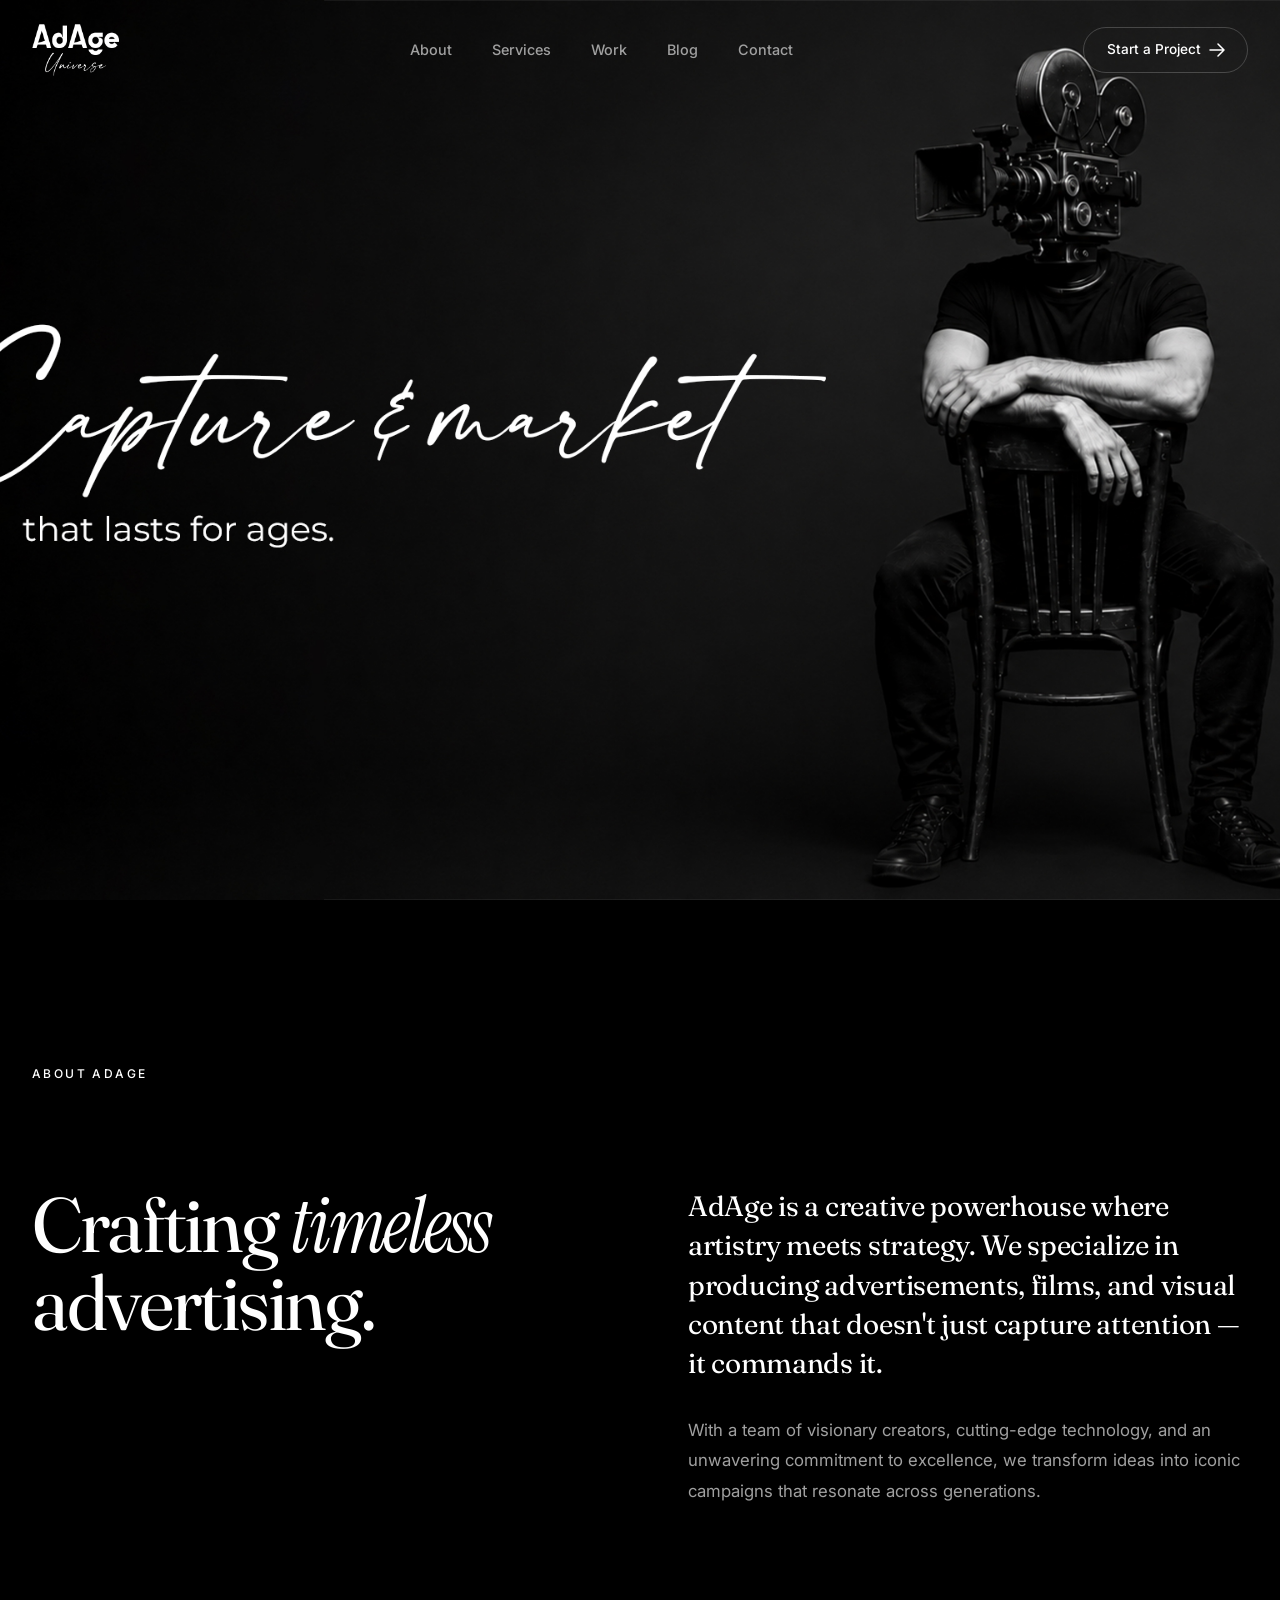
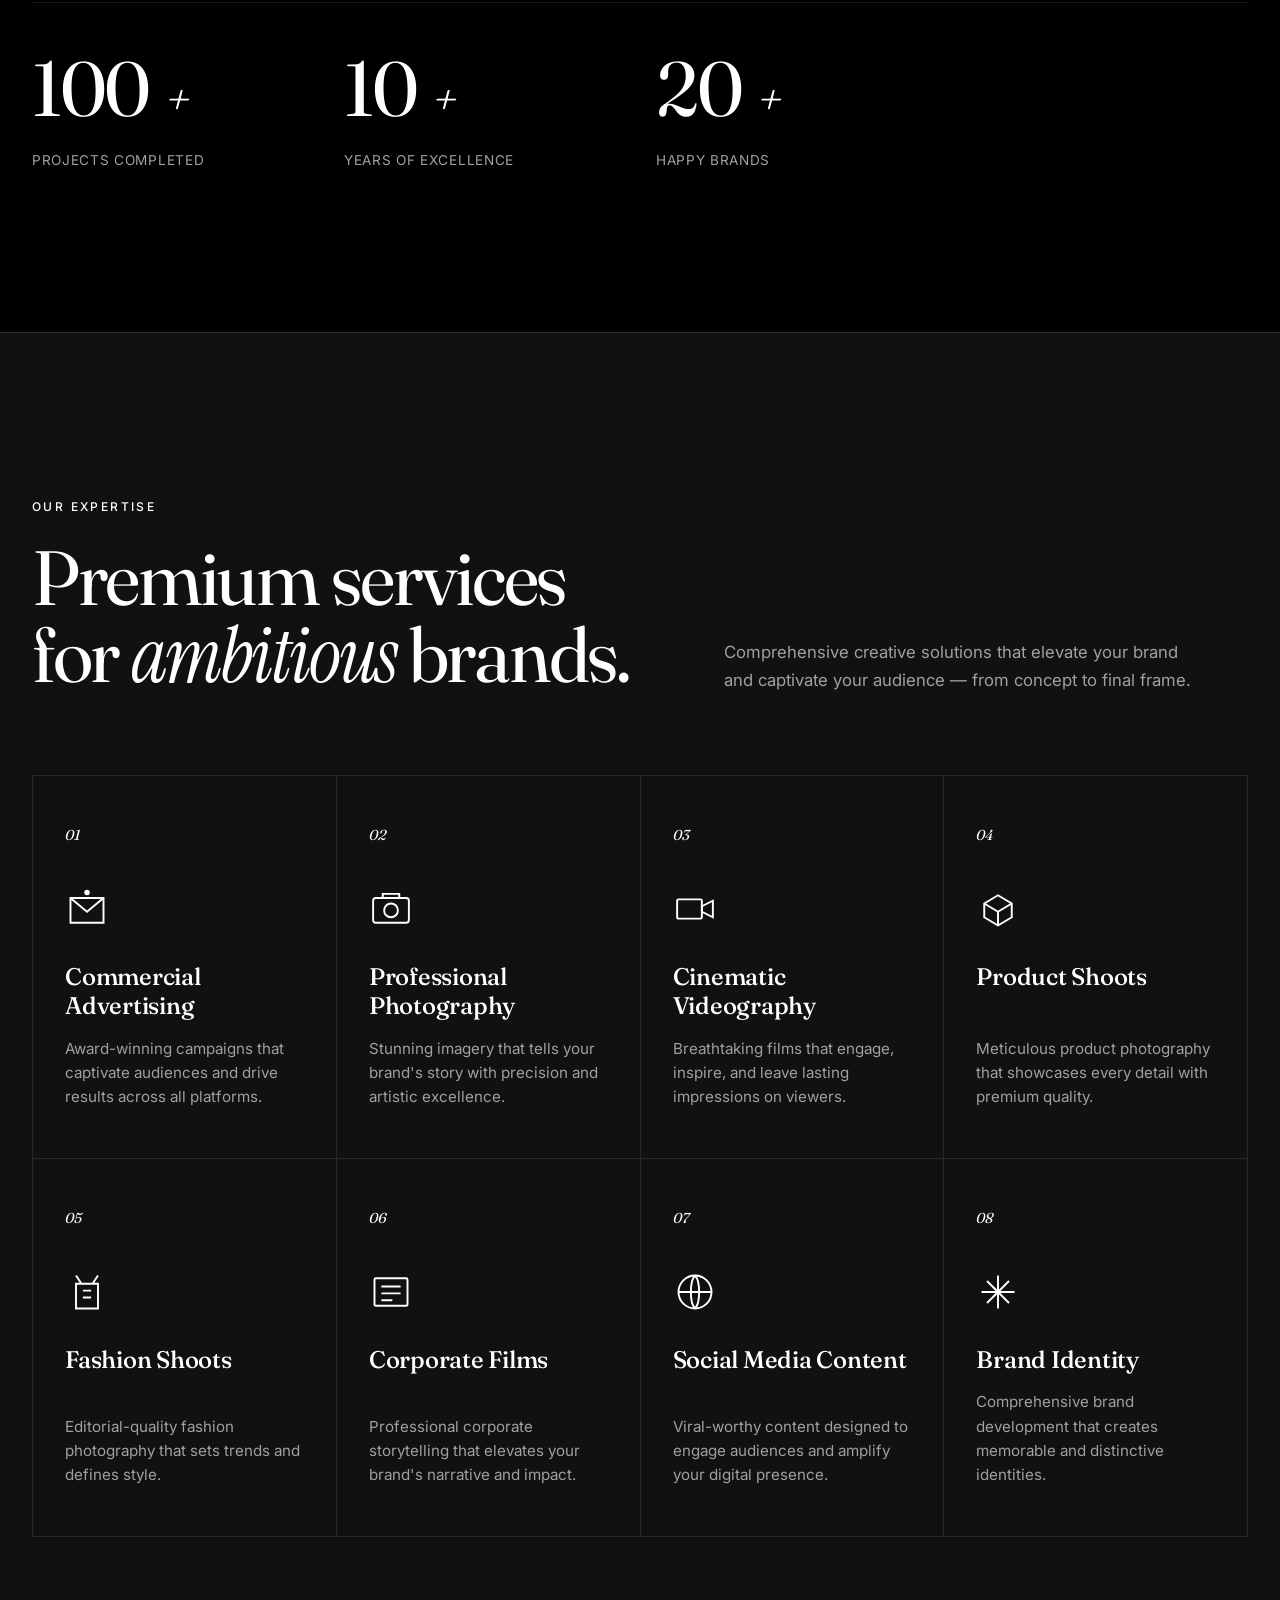
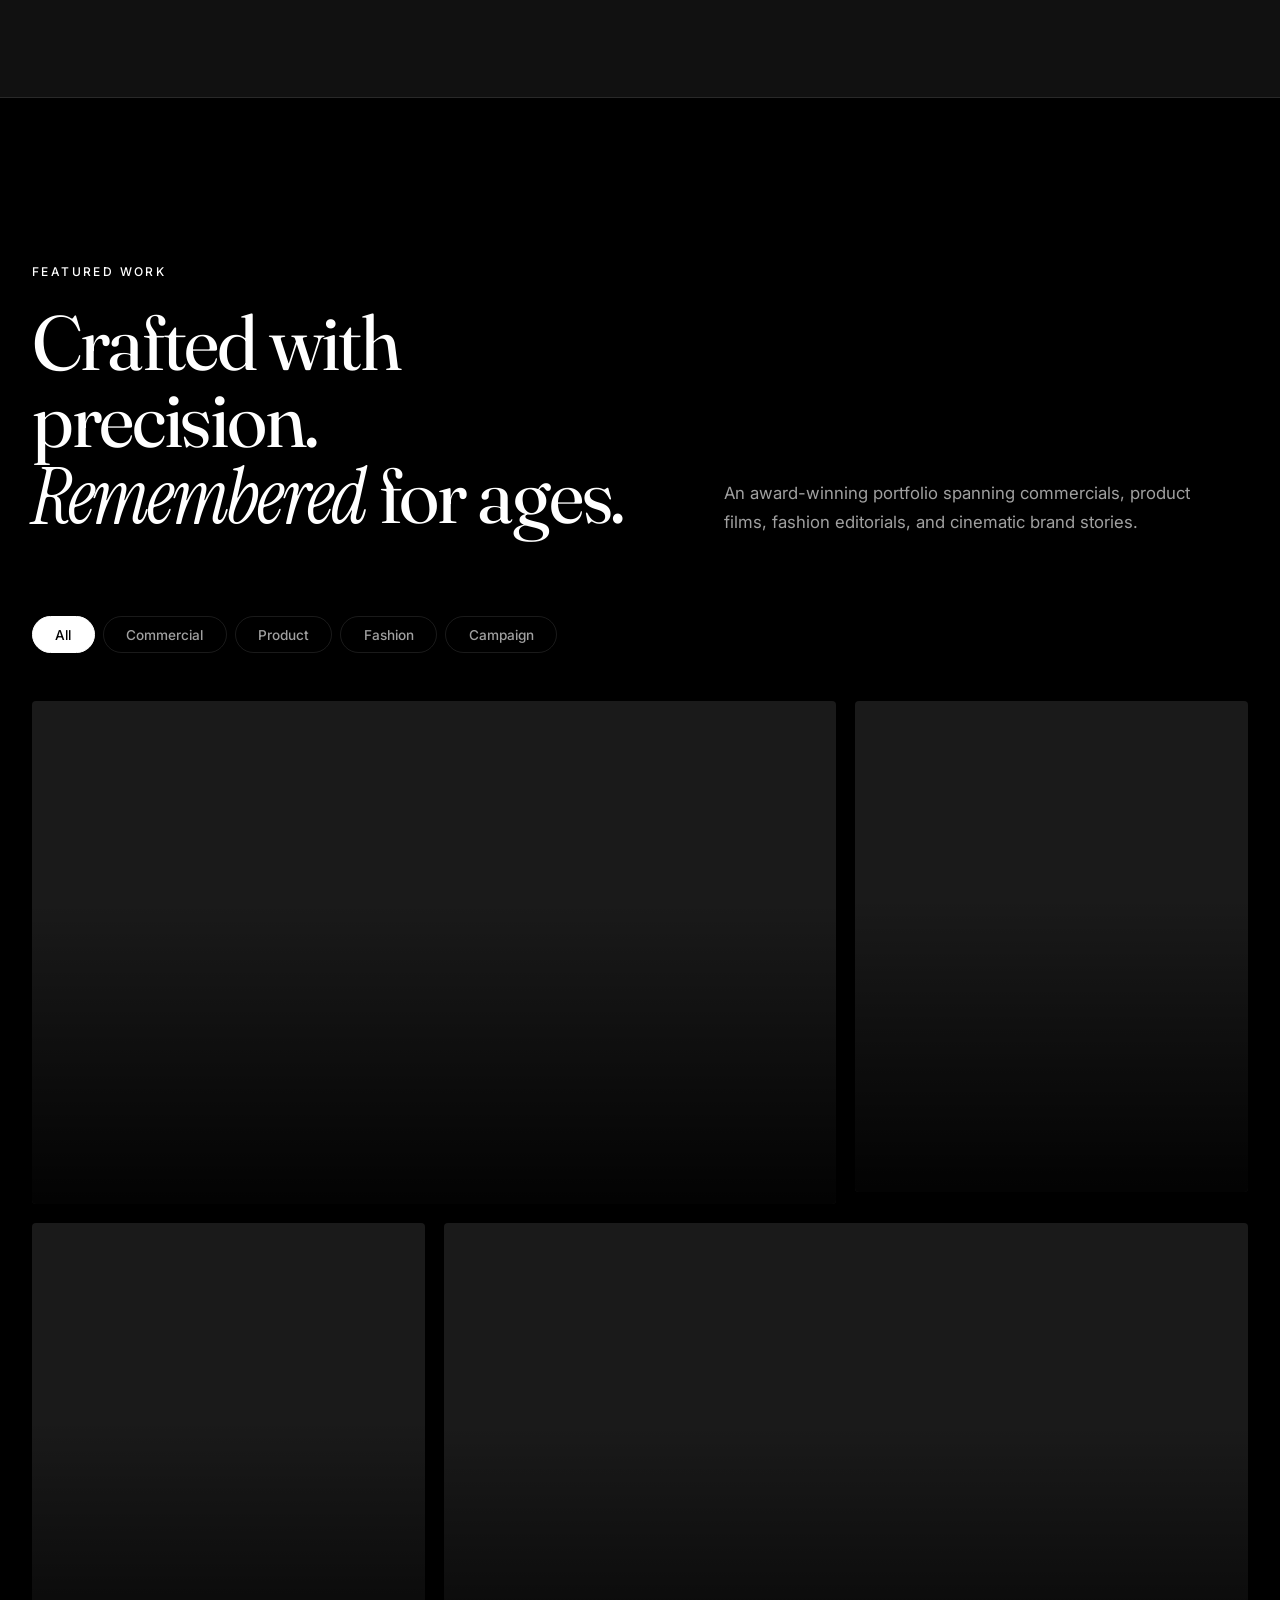
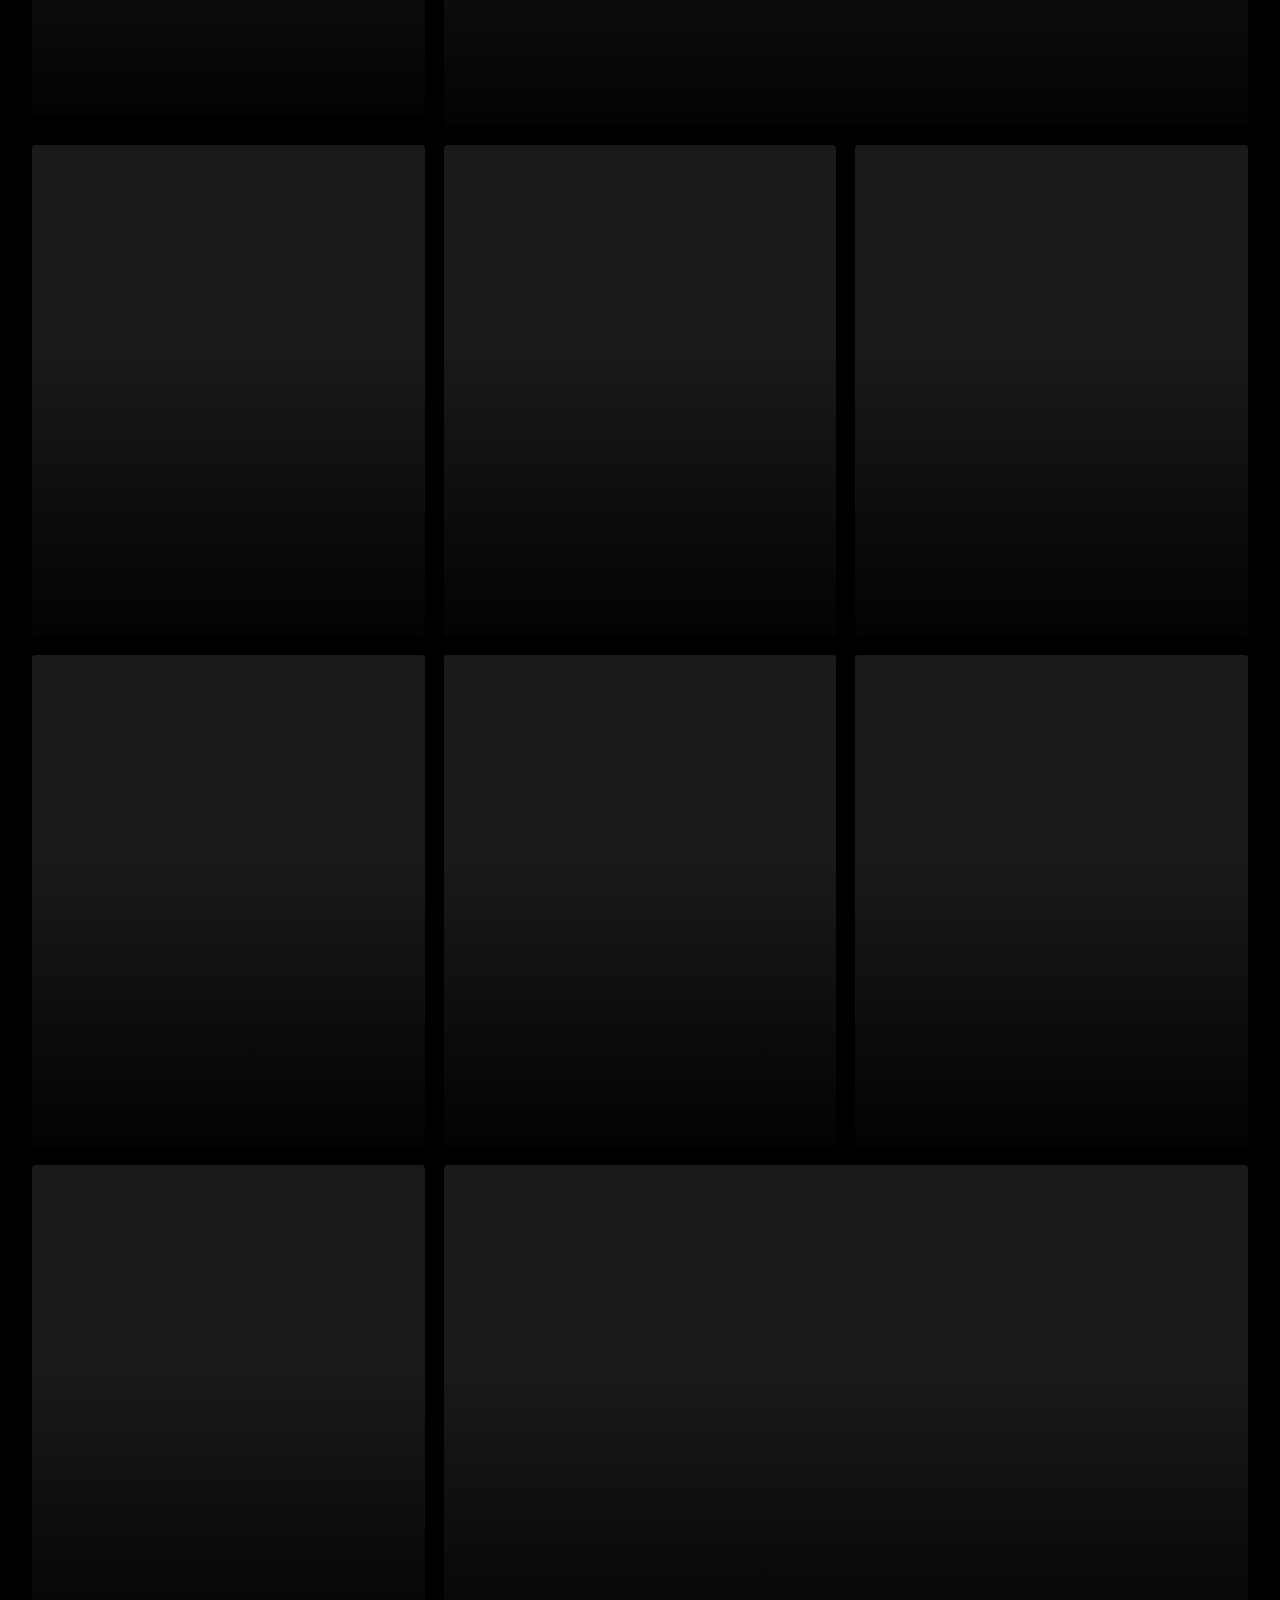
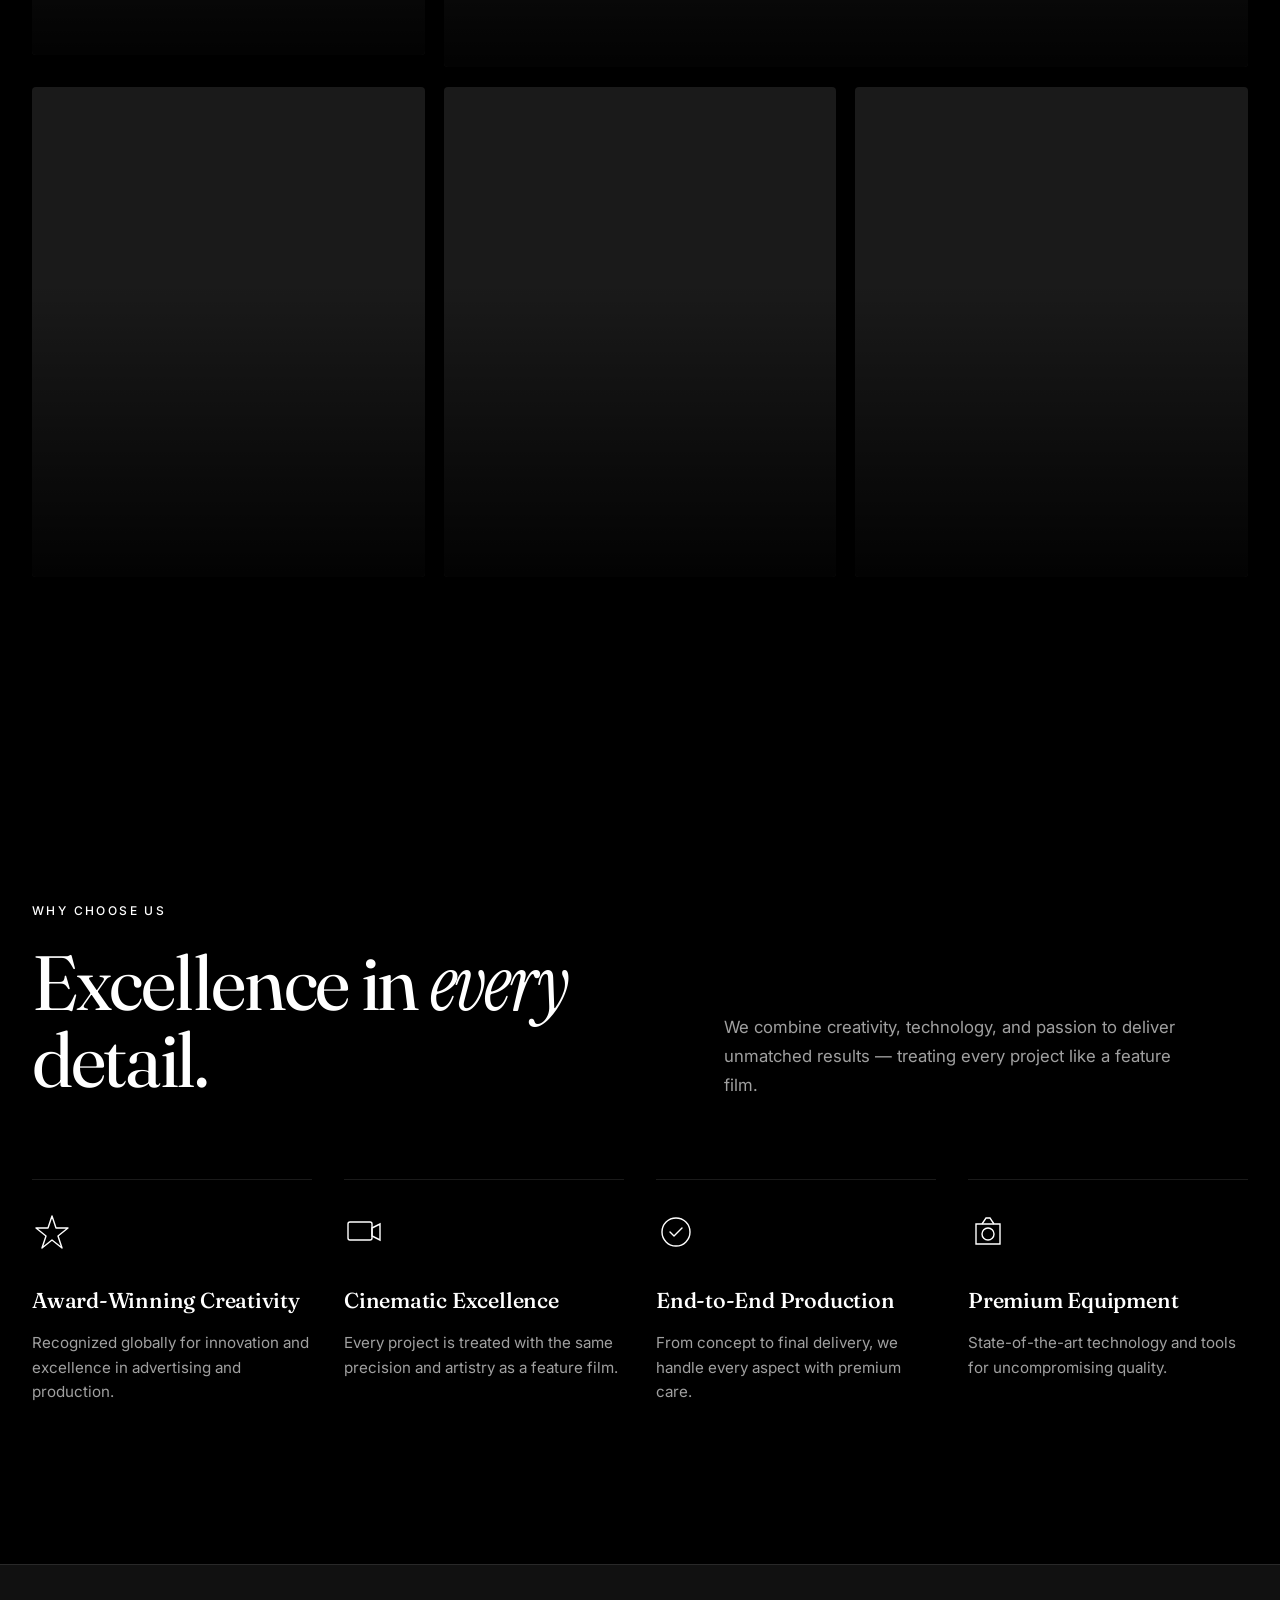
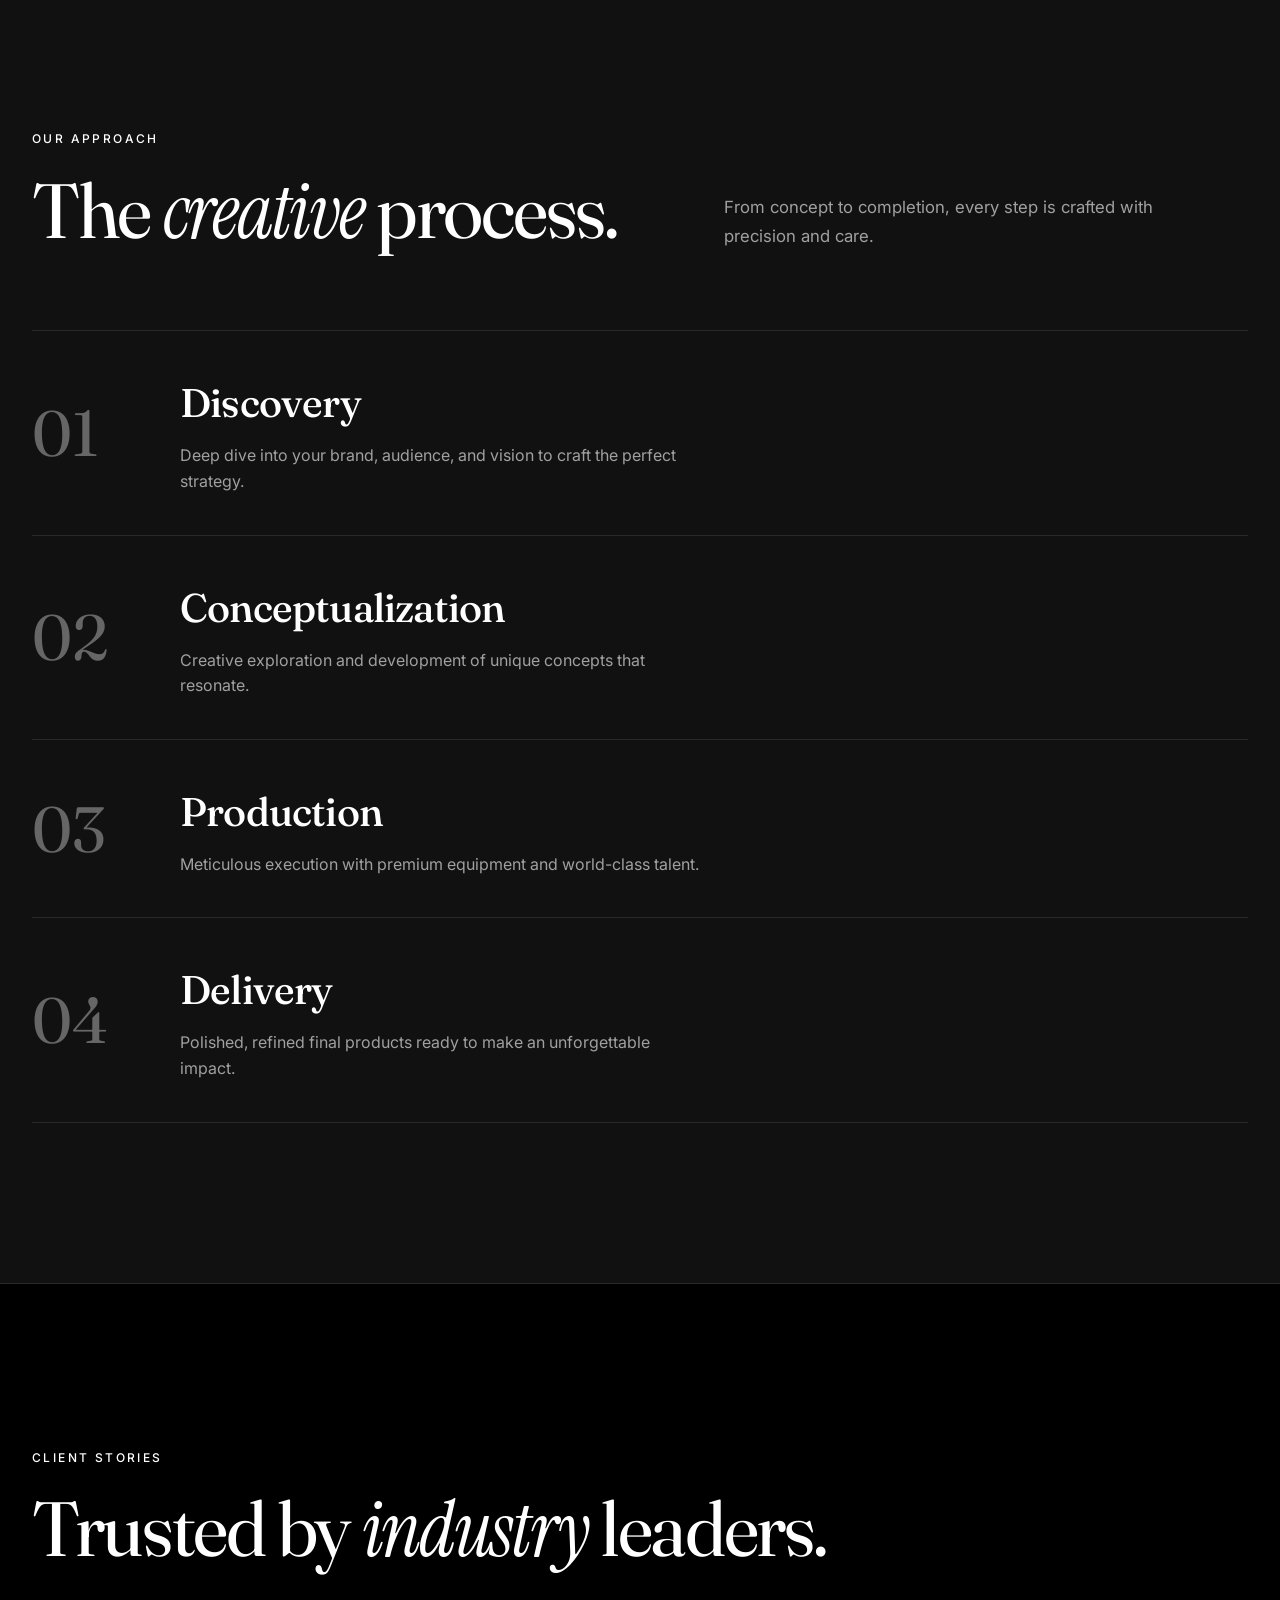
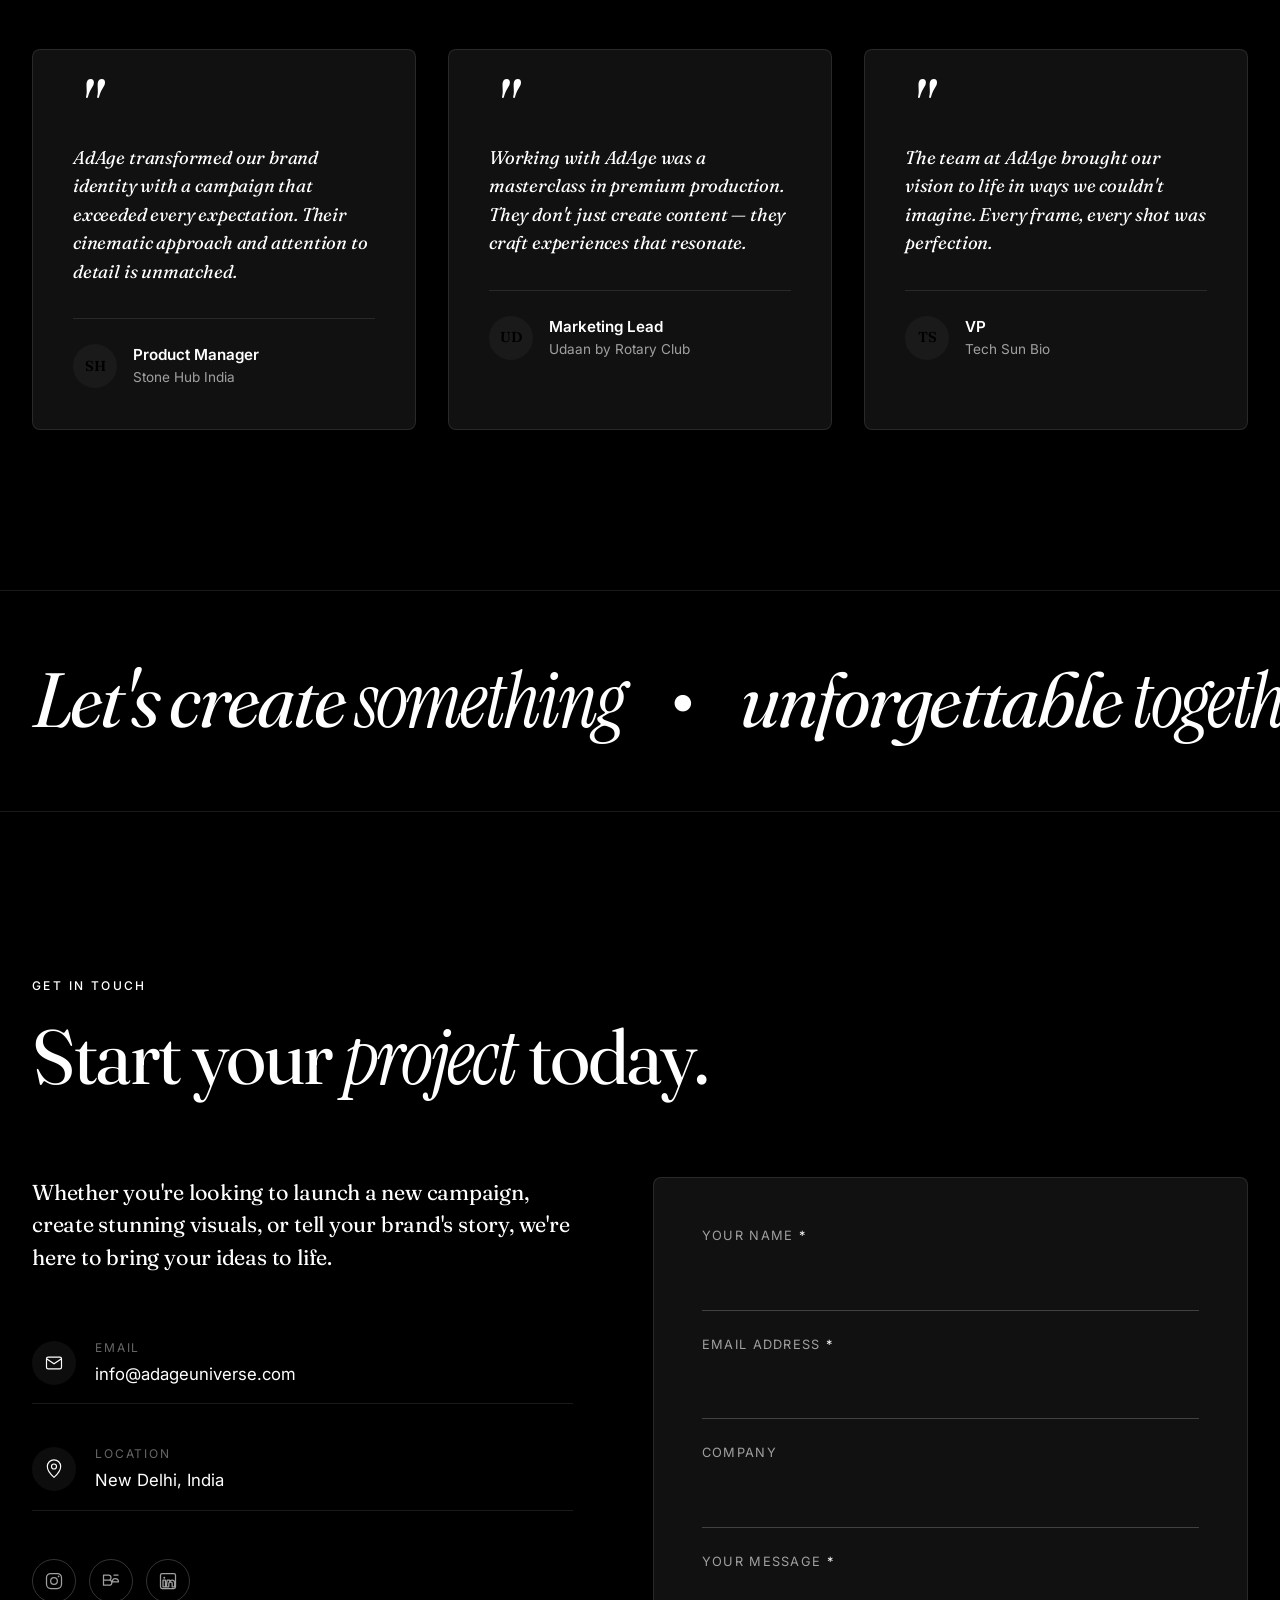
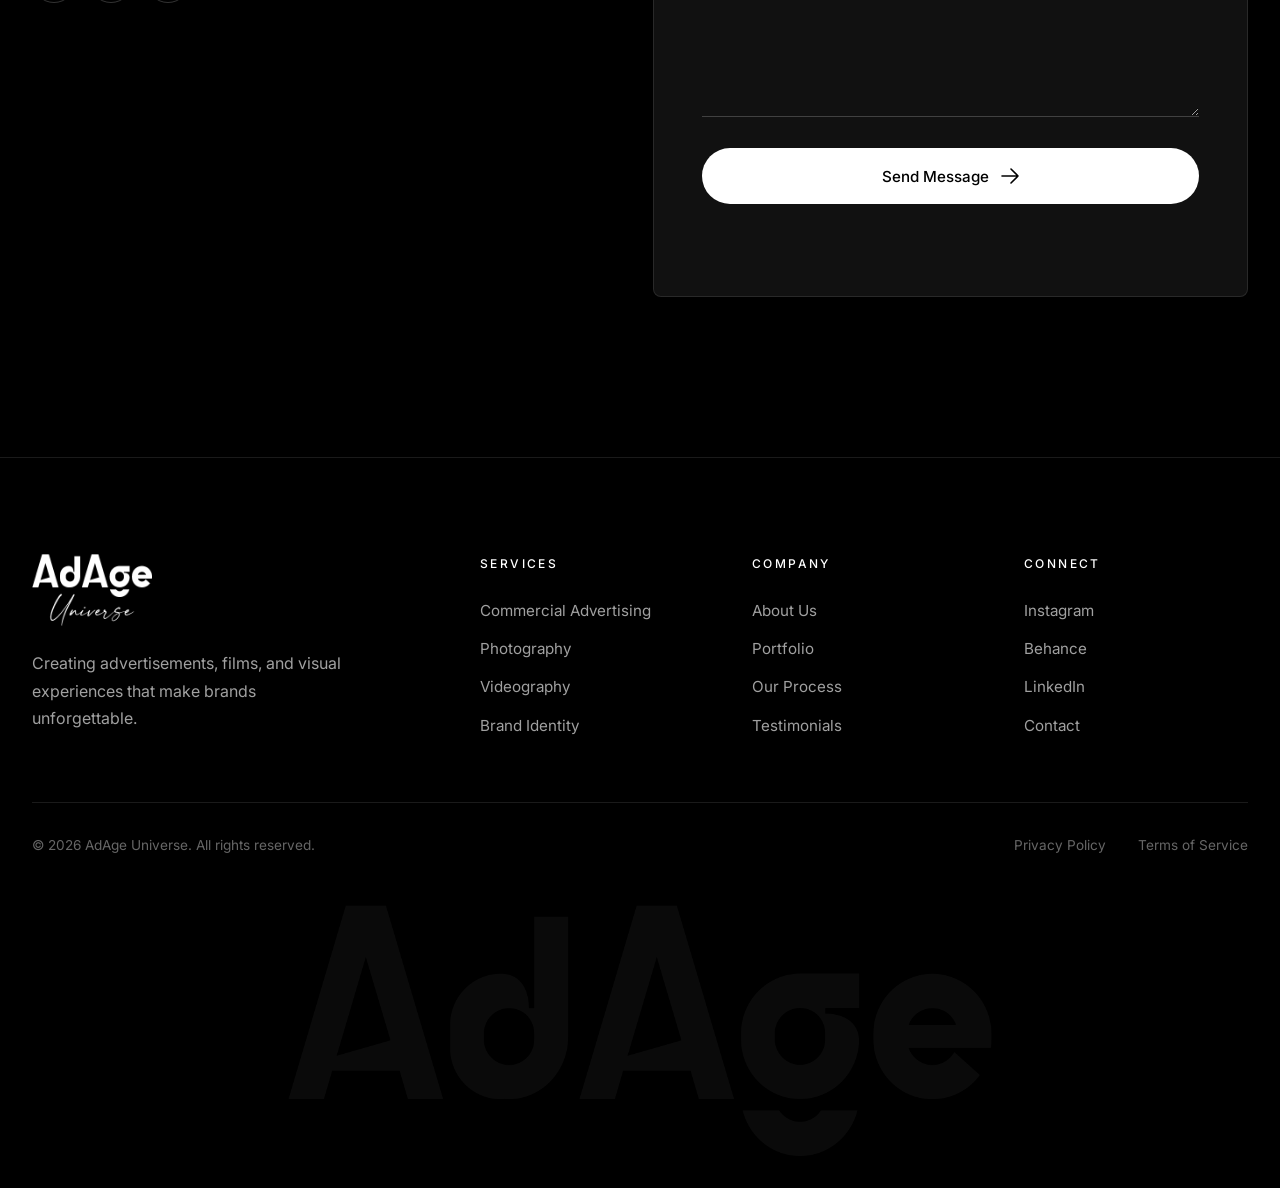
<file: index.html>
<!DOCTYPE html>
<html lang="en">
<head>
<meta charset="UTF-8" />
<meta name="viewport" content="width=device-width, initial-scale=1.0" />
<title>AdAge — Advertising That Lasts for Ages</title>
<meta name="description" content="AdAge is a creative powerhouse producing advertisements, films, and visual content designed to be remembered for ages." />
<link rel="preconnect" href="https://fonts.googleapis.com">
<link rel="preconnect" href="https://fonts.gstatic.com" crossorigin>
<link href="https://fonts.googleapis.com/css2?family=Fraunces:opsz,wght@9..144,300;9..144,400;9..144,500;9..144,600;9..144,700;9..144,800;9..144,900&family=Inter:wght@300;400;500;600;700&family=Instrument+Serif:ital@0;1&display=swap" rel="stylesheet">
<link rel="stylesheet" href="styles.css" />
</head>
<body>

<!-- Loader -->
<div class="loader" id="loader">
  <video autoplay muted playsinline style="width: 100%; height: 100%; object-fit: contain; max-width: 90vw; max-height: 90vh;">
    <source src="ADAge V.mp4" type="video/mp4">
  </video>
</div>

<!-- Navigation -->
<nav class="nav" id="nav">
  <div class="nav-inner">
    <a href="#home" class="nav-logo">
      <img src="newlogo.png" alt="AdAge Universe" class="logo-img" width="274" height="164" />
    </a>
    <ul class="nav-menu">
      <li><a href="#about">About</a></li>
      <li><a href="#services">Services</a></li>
      <li><a href="#work">Work</a></li>
      <li><a href="blog.html">Blog</a></li>
      <li><a href="#contact">Contact</a></li>
    </ul>
    <a href="#contact" class="nav-cta">
      <span>Start a Project</span>
      <svg width="16" height="16" viewBox="0 0 16 16" fill="none"><path d="M1 8h14M9 2l6 6-6 6" stroke="currentColor" stroke-width="1.5" stroke-linecap="round" stroke-linejoin="round"/></svg>
    </a>
    <button class="nav-burger" id="navBurger" aria-label="Open menu">
      <span></span><span></span>
    </button>
  </div>
</nav>

<!-- Mobile Menu -->
<div class="mobile-menu" id="mobileMenu">
  <ul>
    <li><a href="#about">About</a></li>
    <li><a href="#services">Services</a></li>
    <li><a href="#work">Work</a></li>
    <li><a href="blog.html">Blog</a></li>
    <li><a href="#contact">Contact</a></li>
  </ul>
</div>

<!-- HERO -->
<section class="hero" id="home">
  <picture>
    <source media="(max-width: 900px)" srcset="web-banner-mob.jpg.jpeg">
    <img src="web-banner.jpg.jpeg" alt="AdAge Creative Studio" class="hero-banner-img" />
  </picture>
</section>

<!-- ABOUT -->
<section class="section about" id="about">
  <div class="container">
    <div class="section-head">
      <span class="section-tag">About AdAge</span>
    </div>

    <div class="about-grid">
      <div class="about-left">
        <h2 class="section-title reveal">
          Crafting <em>timeless</em><br/>advertising.
        </h2>
      </div>
      <div class="about-right">
        <p class="about-lead reveal">
          AdAge is a creative powerhouse where artistry meets strategy. We specialize in producing advertisements, films, and visual content that doesn't just capture attention — it commands it.
        </p>
        <p class="about-body reveal">
          With a team of visionary creators, cutting-edge technology, and an unwavering commitment to excellence, we transform ideas into iconic campaigns that resonate across generations.
        </p>
      </div>
    </div>

    <div class="stats">
      <div class="stat reveal">
        <div class="stat-num" data-count="100">0</div>
        <div class="stat-plus">+</div>
        <div class="stat-label">Projects Completed</div>
      </div>
      <div class="stat reveal">
        <div class="stat-num" data-count="10">0</div>
        <div class="stat-plus">+</div>
        <div class="stat-label">Years of Excellence</div>
      </div>
      <div class="stat reveal">
        <div class="stat-num" data-count="20">0</div>
        <div class="stat-plus">+</div>
        <div class="stat-label">Happy Brands</div>
      </div>
    </div>
  </div>
</section>

<!-- SERVICES -->
<section class="section services" id="services">
  <div class="container">
    <div class="section-head split">
      <div>
        <span class="section-tag">Our Expertise</span>
        <h2 class="section-title reveal">
          Premium services for <em>ambitious</em> brands.
        </h2>
      </div>
      <p class="section-sub reveal">
        Comprehensive creative solutions that elevate your brand and captivate your audience — from concept to final frame.
      </p>
    </div>

    <div class="services-grid">
      <article class="service-card">
        <div class="service-num">01</div>
        <div class="service-icon">
          <svg viewBox="0 0 32 32" fill="none"><path d="M4 8h24v18H4z" stroke="currentColor" stroke-width="1.4"/><path d="M4 8l12 10L28 8" stroke="currentColor" stroke-width="1.4"/><circle cx="16" cy="4" r="2" fill="currentColor"/></svg>
        </div>
        <h3>Commercial Advertising</h3>
        <p>Award-winning campaigns that captivate audiences and drive results across all platforms.</p>
      </article>

      <article class="service-card">
        <div class="service-num">02</div>
        <div class="service-icon">
          <svg viewBox="0 0 32 32" fill="none"><rect x="3" y="8" width="26" height="18" rx="2" stroke="currentColor" stroke-width="1.4"/><circle cx="16" cy="17" r="5" stroke="currentColor" stroke-width="1.4"/><path d="M10 8V5h12v3" stroke="currentColor" stroke-width="1.4"/></svg>
        </div>
        <h3>Professional Photography</h3>
        <p>Stunning imagery that tells your brand's story with precision and artistic excellence.</p>
      </article>

      <article class="service-card">
        <div class="service-num">03</div>
        <div class="service-icon">
          <svg viewBox="0 0 32 32" fill="none"><rect x="3" y="9" width="18" height="14" rx="1" stroke="currentColor" stroke-width="1.4"/><path d="M21 14l8-4v12l-8-4v-4z" stroke="currentColor" stroke-width="1.4"/></svg>
        </div>
        <h3>Cinematic Videography</h3>
        <p>Breathtaking films that engage, inspire, and leave lasting impressions on viewers.</p>
      </article>

      <article class="service-card">
        <div class="service-num">04</div>
        <div class="service-icon">
          <svg viewBox="0 0 32 32" fill="none"><path d="M6 12l10-6 10 6v10l-10 6-10-6V12z" stroke="currentColor" stroke-width="1.4"/><path d="M6 12l10 6 10-6M16 18v10" stroke="currentColor" stroke-width="1.4"/></svg>
        </div>
        <h3>Product Shoots</h3>
        <p>Meticulous product photography that showcases every detail with premium quality.</p>
      </article>

      <article class="service-card">
        <div class="service-num">05</div>
        <div class="service-icon">
          <svg viewBox="0 0 32 32" fill="none"><path d="M8 4l4 6M24 4l-4 6M8 10h16v18H8z" stroke="currentColor" stroke-width="1.4"/><path d="M13 15h6M13 20h6" stroke="currentColor" stroke-width="1.4"/></svg>
        </div>
        <h3>Fashion Shoots</h3>
        <p>Editorial-quality fashion photography that sets trends and defines style.</p>
      </article>

      <article class="service-card">
        <div class="service-num">06</div>
        <div class="service-icon">
          <svg viewBox="0 0 32 32" fill="none"><rect x="4" y="6" width="24" height="20" rx="1" stroke="currentColor" stroke-width="1.4"/><path d="M9 12h14M9 17h14M9 22h8" stroke="currentColor" stroke-width="1.4"/></svg>
        </div>
        <h3>Corporate Films</h3>
        <p>Professional corporate storytelling that elevates your brand's narrative and impact.</p>
      </article>

      <article class="service-card">
        <div class="service-num">07</div>
        <div class="service-icon">
          <svg viewBox="0 0 32 32" fill="none"><circle cx="16" cy="16" r="12" stroke="currentColor" stroke-width="1.4"/><path d="M4 16h24M16 4c4 4 4 20 0 24M16 4c-4 4-4 20 0 24" stroke="currentColor" stroke-width="1.4"/></svg>
        </div>
        <h3>Social Media Content</h3>
        <p>Viral-worthy content designed to engage audiences and amplify your digital presence.</p>
      </article>

      <article class="service-card">
        <div class="service-num">08</div>
        <div class="service-icon">
          <svg viewBox="0 0 32 32" fill="none"><path d="M16 4v24M4 16h24M8 8l16 16M24 8L8 24" stroke="currentColor" stroke-width="1.4"/></svg>
        </div>
        <h3>Brand Identity</h3>
        <p>Comprehensive brand development that creates memorable and distinctive identities.</p>
      </article>
    </div>
  </div>
</section>

<!-- WORK / PORTFOLIO -->
<section class="section work" id="work">
  <div class="container">
    <div class="section-head split">
      <div>
        <span class="section-tag">Featured Work</span>
        <h2 class="section-title reveal">
          Crafted with precision. <em>Remembered</em> for ages.
        </h2>
      </div>
      <p class="section-sub reveal">
        An award-winning portfolio spanning commercials, product films, fashion editorials, and cinematic brand stories.
      </p>
    </div>

    <div class="work-filters">
      <button class="filter-btn active" data-filter="all">All</button>
      <button class="filter-btn" data-filter="commercial">Commercial</button>
      <button class="filter-btn" data-filter="product">Product</button>
      <button class="filter-btn" data-filter="fashion">Fashion</button>
      <button class="filter-btn" data-filter="campaign">Campaign</button>
    </div>

    <div class="work-grid">
      <a class="work-item large" data-cat="commercial" href="#">
        <div class="work-img" style="background-image:url('https://images.unsplash.com/photo-1550547660-d9450f859349?w=1200&q=80')"></div>
        <div class="work-overlay">
          <span class="work-cat">Commercial</span>
          <h3>Coca-Cola Campaign</h3>
          <div class="work-arrow">
            <svg width="24" height="24" viewBox="0 0 24 24" fill="none"><path d="M5 12h14M13 5l7 7-7 7" stroke="currentColor" stroke-width="1.5" stroke-linecap="round" stroke-linejoin="round"/></svg>
          </div>
        </div>
      </a>

      <a class="work-item" data-cat="product" href="#">
        <div class="work-img" style="background-image:url('https://images.unsplash.com/photo-1548907040-4baa42d10919?w=800&q=80')"></div>
        <div class="work-overlay">
          <span class="work-cat">Product</span>
          <h3>Chocolate Luxury</h3>
          <div class="work-arrow"><svg width="24" height="24" viewBox="0 0 24 24" fill="none"><path d="M5 12h14M13 5l7 7-7 7" stroke="currentColor" stroke-width="1.5" stroke-linecap="round" stroke-linejoin="round"/></svg></div>
        </div>
      </a>

      <a class="work-item" data-cat="commercial" href="#">
        <div class="work-img" style="background-image:url('https://images.unsplash.com/photo-1541643600914-78b084683601?w=800&q=80')"></div>
        <div class="work-overlay">
          <span class="work-cat">Commercial</span>
          <h3>Perfume Elite</h3>
          <div class="work-arrow"><svg width="24" height="24" viewBox="0 0 24 24" fill="none"><path d="M5 12h14M13 5l7 7-7 7" stroke="currentColor" stroke-width="1.5" stroke-linecap="round" stroke-linejoin="round"/></svg></div>
        </div>
      </a>

      <a class="work-item large" data-cat="commercial" href="#">
        <div class="work-img" style="background-image:url('https://images.unsplash.com/photo-1503376780353-7e6692767b70?w=1200&q=80')"></div>
        <div class="work-overlay">
          <span class="work-cat">Commercial</span>
          <h3>Automotive Excellence</h3>
          <div class="work-arrow"><svg width="24" height="24" viewBox="0 0 24 24" fill="none"><path d="M5 12h14M13 5l7 7-7 7" stroke="currentColor" stroke-width="1.5" stroke-linecap="round" stroke-linejoin="round"/></svg></div>
        </div>
      </a>

      <a class="work-item" data-cat="product" href="#">
        <div class="work-img" style="background-image:url('https://images.unsplash.com/photo-1523275335684-37898b6baf30?w=800&q=80')"></div>
        <div class="work-overlay">
          <span class="work-cat">Product</span>
          <h3>Apple Watch Series</h3>
          <div class="work-arrow"><svg width="24" height="24" viewBox="0 0 24 24" fill="none"><path d="M5 12h14M13 5l7 7-7 7" stroke="currentColor" stroke-width="1.5" stroke-linecap="round" stroke-linejoin="round"/></svg></div>
        </div>
      </a>

      <a class="work-item" data-cat="product" href="#">
        <div class="work-img" style="background-image:url('https://images.unsplash.com/photo-1541643600914-78b084683601?w=800&q=80&sig=2')"></div>
        <div class="work-overlay">
          <span class="work-cat">Product</span>
          <h3>Chanel Elegance</h3>
          <div class="work-arrow"><svg width="24" height="24" viewBox="0 0 24 24" fill="none"><path d="M5 12h14M13 5l7 7-7 7" stroke="currentColor" stroke-width="1.5" stroke-linecap="round" stroke-linejoin="round"/></svg></div>
        </div>
      </a>

      <a class="work-item" data-cat="product" href="#">
        <div class="work-img" style="background-image:url('https://images.unsplash.com/photo-1542291026-7eec264c27ff?w=800&q=80')"></div>
        <div class="work-overlay">
          <span class="work-cat">Product</span>
          <h3>Nike Revolution</h3>
          <div class="work-arrow"><svg width="24" height="24" viewBox="0 0 24 24" fill="none"><path d="M5 12h14M13 5l7 7-7 7" stroke="currentColor" stroke-width="1.5" stroke-linecap="round" stroke-linejoin="round"/></svg></div>
        </div>
      </a>

      <a class="work-item" data-cat="product" href="#">
        <div class="work-img" style="background-image:url('https://images.unsplash.com/photo-1524592094714-0f0654e20314?w=800&q=80')"></div>
        <div class="work-overlay">
          <span class="work-cat">Product</span>
          <h3>Luxury Timepiece</h3>
          <div class="work-arrow"><svg width="24" height="24" viewBox="0 0 24 24" fill="none"><path d="M5 12h14M13 5l7 7-7 7" stroke="currentColor" stroke-width="1.5" stroke-linecap="round" stroke-linejoin="round"/></svg></div>
        </div>
      </a>

      <a class="work-item" data-cat="product" href="#">
        <div class="work-img" style="background-image:url('https://images.unsplash.com/photo-1569529465841-dfecdab7503b?w=800&q=80')"></div>
        <div class="work-overlay">
          <span class="work-cat">Product</span>
          <h3>Premium Spirits</h3>
          <div class="work-arrow"><svg width="24" height="24" viewBox="0 0 24 24" fill="none"><path d="M5 12h14M13 5l7 7-7 7" stroke="currentColor" stroke-width="1.5" stroke-linecap="round" stroke-linejoin="round"/></svg></div>
        </div>
      </a>

      <a class="work-item" data-cat="product" href="#">
        <div class="work-img" style="background-image:url('https://images.unsplash.com/photo-1493663284031-b7e3aefcae8e?w=800&q=80')"></div>
        <div class="work-overlay">
          <span class="work-cat">Product</span>
          <h3>Modern Design</h3>
          <div class="work-arrow"><svg width="24" height="24" viewBox="0 0 24 24" fill="none"><path d="M5 12h14M13 5l7 7-7 7" stroke="currentColor" stroke-width="1.5" stroke-linecap="round" stroke-linejoin="round"/></svg></div>
        </div>
      </a>

      <a class="work-item" data-cat="fashion" href="#">
        <div class="work-img" style="background-image:url('https://images.unsplash.com/photo-1490481651871-ab68de25d43d?w=800&q=80')"></div>
        <div class="work-overlay">
          <span class="work-cat">Fashion</span>
          <h3>Fashion Forward</h3>
          <div class="work-arrow"><svg width="24" height="24" viewBox="0 0 24 24" fill="none"><path d="M5 12h14M13 5l7 7-7 7" stroke="currentColor" stroke-width="1.5" stroke-linecap="round" stroke-linejoin="round"/></svg></div>
        </div>
      </a>

      <a class="work-item large" data-cat="fashion" href="#">
        <div class="work-img" style="background-image:url('https://images.unsplash.com/photo-1509631179647-0177331693ae?w=1200&q=80')"></div>
        <div class="work-overlay">
          <span class="work-cat">Fashion</span>
          <h3>Editorial Elegance</h3>
          <div class="work-arrow"><svg width="24" height="24" viewBox="0 0 24 24" fill="none"><path d="M5 12h14M13 5l7 7-7 7" stroke="currentColor" stroke-width="1.5" stroke-linecap="round" stroke-linejoin="round"/></svg></div>
        </div>
      </a>

      <a class="work-item" data-cat="fashion" href="#">
        <div class="work-img" style="background-image:url('https://images.unsplash.com/photo-1483985988355-763728e1935b?w=800&q=80')"></div>
        <div class="work-overlay">
          <span class="work-cat">Fashion</span>
          <h3>Haute Couture</h3>
          <div class="work-arrow"><svg width="24" height="24" viewBox="0 0 24 24" fill="none"><path d="M5 12h14M13 5l7 7-7 7" stroke="currentColor" stroke-width="1.5" stroke-linecap="round" stroke-linejoin="round"/></svg></div>
        </div>
      </a>

      <a class="work-item" data-cat="fashion" href="#">
        <div class="work-img" style="background-image:url('https://images.unsplash.com/photo-1529139574466-a303027c1d8b?w=800&q=80')"></div>
        <div class="work-overlay">
          <span class="work-cat">Fashion</span>
          <h3>Street Style</h3>
          <div class="work-arrow"><svg width="24" height="24" viewBox="0 0 24 24" fill="none"><path d="M5 12h14M13 5l7 7-7 7" stroke="currentColor" stroke-width="1.5" stroke-linecap="round" stroke-linejoin="round"/></svg></div>
        </div>
      </a>

      <a class="work-item" data-cat="campaign" href="#">
        <div class="work-img" style="background-image:url('https://images.unsplash.com/photo-1533139502658-0198f920d8e8?w=800&q=80')"></div>
        <div class="work-overlay">
          <span class="work-cat">Campaign</span>
          <h3>Creative Vision</h3>
          <div class="work-arrow"><svg width="24" height="24" viewBox="0 0 24 24" fill="none"><path d="M5 12h14M13 5l7 7-7 7" stroke="currentColor" stroke-width="1.5" stroke-linecap="round" stroke-linejoin="round"/></svg></div>
        </div>
      </a>
    </div>
  </div>
</section>

<!-- WHY US -->
<section class="section why">
  <div class="container">
    <div class="section-head split">
      <div>
        <span class="section-tag">Why Choose Us</span>
        <h2 class="section-title reveal">
          Excellence in <em>every</em> detail.
        </h2>
      </div>
      <p class="section-sub reveal">
        We combine creativity, technology, and passion to deliver unmatched results — treating every project like a feature film.
      </p>
    </div>

    <div class="why-grid">
      <div class="why-item reveal">
        <div class="why-icon">
          <svg viewBox="0 0 40 40" fill="none"><path d="M20 4l4 12h12l-10 8 4 12-10-8-10 8 4-12-10-8h12z" stroke="currentColor" stroke-width="1.4" stroke-linejoin="round"/></svg>
        </div>
        <h3>Award-Winning Creativity</h3>
        <p>Recognized globally for innovation and excellence in advertising and production.</p>
      </div>
      <div class="why-item reveal">
        <div class="why-icon">
          <svg viewBox="0 0 40 40" fill="none"><rect x="4" y="10" width="24" height="18" rx="2" stroke="currentColor" stroke-width="1.4"/><path d="M28 16l8-4v16l-8-4v-8z" stroke="currentColor" stroke-width="1.4"/></svg>
        </div>
        <h3>Cinematic Excellence</h3>
        <p>Every project is treated with the same precision and artistry as a feature film.</p>
      </div>
      <div class="why-item reveal">
        <div class="why-icon">
          <svg viewBox="0 0 40 40" fill="none"><circle cx="20" cy="20" r="14" stroke="currentColor" stroke-width="1.4"/><path d="M14 20l4 4 8-8" stroke="currentColor" stroke-width="1.4" stroke-linecap="round" stroke-linejoin="round"/></svg>
        </div>
        <h3>End-to-End Production</h3>
        <p>From concept to final delivery, we handle every aspect with premium care.</p>
      </div>
      <div class="why-item reveal">
        <div class="why-icon">
          <svg viewBox="0 0 40 40" fill="none"><path d="M8 12h24v20H8z" stroke="currentColor" stroke-width="1.4"/><circle cx="20" cy="22" r="6" stroke="currentColor" stroke-width="1.4"/><path d="M14 12l4-6h4l4 6" stroke="currentColor" stroke-width="1.4"/></svg>
        </div>
        <h3>Premium Equipment</h3>
        <p>State-of-the-art technology and tools for uncompromising quality.</p>
      </div>
    </div>
  </div>
</section>

<!-- PROCESS -->
<section class="section process" id="process">
  <div class="container">
    <div class="section-head split">
      <div>
        <span class="section-tag">Our Approach</span>
        <h2 class="section-title reveal">
          The <em>creative</em> process.
        </h2>
      </div>
      <p class="section-sub reveal">
        From concept to completion, every step is crafted with precision and care.
      </p>
    </div>

    <div class="process-list">
      <div class="process-item">
        <div class="process-num">01</div>
        <div class="process-content">
          <h3>Discovery</h3>
          <p>Deep dive into your brand, audience, and vision to craft the perfect strategy.</p>
        </div>
        <div class="process-line"></div>
      </div>
      <div class="process-item">
        <div class="process-num">02</div>
        <div class="process-content">
          <h3>Conceptualization</h3>
          <p>Creative exploration and development of unique concepts that resonate.</p>
        </div>
        <div class="process-line"></div>
      </div>
      <div class="process-item">
        <div class="process-num">03</div>
        <div class="process-content">
          <h3>Production</h3>
          <p>Meticulous execution with premium equipment and world-class talent.</p>
        </div>
        <div class="process-line"></div>
      </div>
      <div class="process-item">
        <div class="process-num">04</div>
        <div class="process-content">
          <h3>Delivery</h3>
          <p>Polished, refined final products ready to make an unforgettable impact.</p>
        </div>
      </div>
    </div>
  </div>
</section>

<!-- TESTIMONIALS -->
<section class="section testimonials">
  <div class="container">
    <div class="section-head">
      <span class="section-tag">Client Stories</span>
      <h2 class="section-title reveal">
        Trusted by <em>industry</em> leaders.
      </h2>
    </div>

    <div class="testimonials-grid">
      <figure class="testimonial reveal">
        <div class="quote-mark">"</div>
        <blockquote>
          AdAge transformed our brand identity with a campaign that exceeded every expectation. Their cinematic approach and attention to detail is unmatched.
        </blockquote>
        <figcaption>
          <div class="avatar">SH</div>
          <div>
            <strong>Product Manager</strong>
            <span>Stone Hub India</span>
          </div>
        </figcaption>
      </figure>

      <figure class="testimonial reveal">
        <div class="quote-mark">"</div>
        <blockquote>
          Working with AdAge was a masterclass in premium production. They don't just create content — they craft experiences that resonate.
        </blockquote>
        <figcaption>
          <div class="avatar">UD</div>
          <div>
            <strong>Marketing Lead</strong>
            <span>Udaan by Rotary Club</span>
          </div>
        </figcaption>
      </figure>

      <figure class="testimonial reveal">
        <div class="quote-mark">"</div>
        <blockquote>
          The team at AdAge brought our vision to life in ways we couldn't imagine. Every frame, every shot was perfection.
        </blockquote>
        <figcaption>
          <div class="avatar">TS</div>
          <div>
            <strong>VP</strong>
            <span>Tech Sun Bio</span>
          </div>
        </figcaption>
      </figure>
    </div>
  </div>
</section>

<!-- CTA BANNER -->
<section class="cta-banner">
  <div class="container">
    <div class="marquee-track big">
      <span>Let's create <em>something</em></span>
      <span class="dot-big">●</span>
      <span>unforgettable <em>together</em></span>
      <span class="dot-big">●</span>
      <span>Let's create <em>something</em></span>
      <span class="dot-big">●</span>
      <span>unforgettable <em>together</em></span>
      <span class="dot-big">●</span>
    </div>
  </div>
</section>

<!-- CONTACT -->
<section class="section contact" id="contact">
  <div class="container">
    <div class="section-head">
      <span class="section-tag">Get in Touch</span>
      <h2 class="section-title reveal">
        Start your <em>project</em> today.
      </h2>
    </div>

    <div class="contact-grid">
      <div class="contact-info">
        <p class="contact-lead reveal">
          Whether you're looking to launch a new campaign, create stunning visuals, or tell your brand's story, we're here to bring your ideas to life.
        </p>

        <ul class="contact-list">
          <li class="reveal">
            <div class="ci-icon">
              <svg viewBox="0 0 24 24" fill="none"><path d="M3 7l9 6 9-6M3 7v10a2 2 0 002 2h14a2 2 0 002-2V7M3 7a2 2 0 012-2h14a2 2 0 012 2" stroke="currentColor" stroke-width="1.4"/></svg>
            </div>
            <div>
              <span class="ci-label">Email</span>
              <a href="mailto:info@adageuniverse.com">info@adageuniverse.com</a>
            </div>
          </li>
          <li class="reveal">
            <div class="ci-icon">
              <svg viewBox="0 0 24 24" fill="none"><path d="M12 22s-8-7-8-13a8 8 0 0116 0c0 6-8 13-8 13z" stroke="currentColor" stroke-width="1.4"/><circle cx="12" cy="9" r="3" stroke="currentColor" stroke-width="1.4"/></svg>
            </div>
            <div>
              <span class="ci-label">Location</span>
              <span>New Delhi, India</span>
            </div>
          </li>
        </ul>

        <div class="socials reveal">
          <a href="https://www.instagram.com/adage_universe" target="_blank" rel="noopener noreferrer" aria-label="Instagram"><svg width="20" height="20" viewBox="0 0 24 24" fill="none"><rect x="3" y="3" width="18" height="18" rx="5" stroke="currentColor" stroke-width="1.5"/><circle cx="12" cy="12" r="4" stroke="currentColor" stroke-width="1.5"/><circle cx="17.5" cy="6.5" r="1" fill="currentColor"/></svg></a>
          <a href="https://www.behance.net/adageunivrse" target="_blank" rel="noopener noreferrer" aria-label="Behance"><svg width="20" height="20" viewBox="0 0 24 24" fill="none"><path d="M3 5h6a3 3 0 010 6H3zM3 11h7a3 3 0 010 6H3zM15 5h6M14 13h7c0-2-1.5-4-4-4s-3.5 2-3 4z" stroke="currentColor" stroke-width="1.5" stroke-linejoin="round"/></svg></a>
          <a href="https://www.linkedin.com/company/adage-universe/" target="_blank" rel="noopener noreferrer" aria-label="LinkedIn"><svg width="20" height="20" viewBox="0 0 24 24" fill="none"><rect x="3" y="3" width="18" height="18" rx="2" stroke="currentColor" stroke-width="1.5"/><circle cx="7.5" cy="8" r="1.2" fill="currentColor"/><path d="M6 11h3v8H6zM11 11h3v1.5c.5-1 1.5-1.7 3-1.7 2 0 3 1.3 3 3.7V19h-3v-4c0-1-.4-1.7-1.4-1.7S13 14 13 15v4h-3z" stroke="currentColor" stroke-width="1.5" stroke-linejoin="round"/></svg></a>
        </div>
      </div>

      <form class="contact-form reveal" id="contactForm" action="https://formsubmit.co/info@adageuniverse.com" method="post" novalidate>
        <div class="field">
          <label>Your Name <span>*</span></label>
          <input type="text" name="name" required autocomplete="name" />
        </div>
        <div class="field">
          <label>Email Address <span>*</span></label>
          <input type="email" name="email" required autocomplete="email" />
        </div>
        <div class="field">
          <label>Company</label>
          <input type="text" name="company" autocomplete="organization" />
        </div>
        <div class="field">
          <label>Your Message <span>*</span></label>
          <textarea name="message" rows="5" required></textarea>
        </div>
        <!-- Spam trap — hidden from real visitors -->
        <input type="text" name="_honey" class="hp-field" tabindex="-1" autocomplete="off" aria-hidden="true" />
        <input type="hidden" name="_subject" value="New enquiry from the AdAge website" />
        <input type="hidden" name="_captcha" value="false" />
        <input type="hidden" name="_template" value="table" />
        <button type="submit" class="btn btn-primary btn-block">
          <span>Send Message</span>
          <svg width="18" height="18" viewBox="0 0 18 18" fill="none"><path d="M1 9h16M10 2l7 7-7 7" stroke="currentColor" stroke-width="1.6" stroke-linecap="round" stroke-linejoin="round"/></svg>
        </button>
        <div class="form-status" id="formStatus"></div>
      </form>
    </div>
  </div>
</section>

<!-- FOOTER -->
<footer class="footer">
  <div class="container">
    <div class="footer-top">
      <div class="footer-brand">
        <a href="#home" class="nav-logo footer-logo">
          <img src="newlogo.png" alt="AdAge Universe" class="logo-img" width="274" height="164" />
        </a>
        <p>Creating advertisements, films, and visual experiences that make brands unforgettable.</p>
      </div>

      <div class="footer-cols">
        <div class="footer-col">
          <h4>Services</h4>
          <ul>
            <li><a href="#services">Commercial Advertising</a></li>
            <li><a href="#services">Photography</a></li>
            <li><a href="#services">Videography</a></li>
            <li><a href="#services">Brand Identity</a></li>
          </ul>
        </div>
        <div class="footer-col">
          <h4>Company</h4>
          <ul>
            <li><a href="#about">About Us</a></li>
            <li><a href="#work">Portfolio</a></li>
            <li><a href="#process">Our Process</a></li>
            <li><a href="#testimonials">Testimonials</a></li>
          </ul>
        </div>
        <div class="footer-col">
          <h4>Connect</h4>
          <ul>
            <li><a href="https://www.instagram.com/adage_universe" target="_blank" rel="noopener noreferrer">Instagram</a></li>
            <li><a href="https://www.behance.net/adageunivrse" target="_blank" rel="noopener noreferrer">Behance</a></li>
            <li><a href="https://www.linkedin.com/company/adage-universe/" target="_blank" rel="noopener noreferrer">LinkedIn</a></li>
            <li><a href="#contact">Contact</a></li>
          </ul>
        </div>
      </div>
    </div>

    <div class="footer-bottom">
      <span>© 2026 AdAge Universe. All rights reserved.</span>
      <div class="footer-links">
        <a href="#">Privacy Policy</a>
        <a href="#">Terms of Service</a>
      </div>
    </div>

    <div class="footer-big">
      <img src="AdAgenew.png" alt="" width="1101" height="393" />
    </div>
  </div>
</footer>

<script src="script.js"></script>
</body>
</html>
</file>
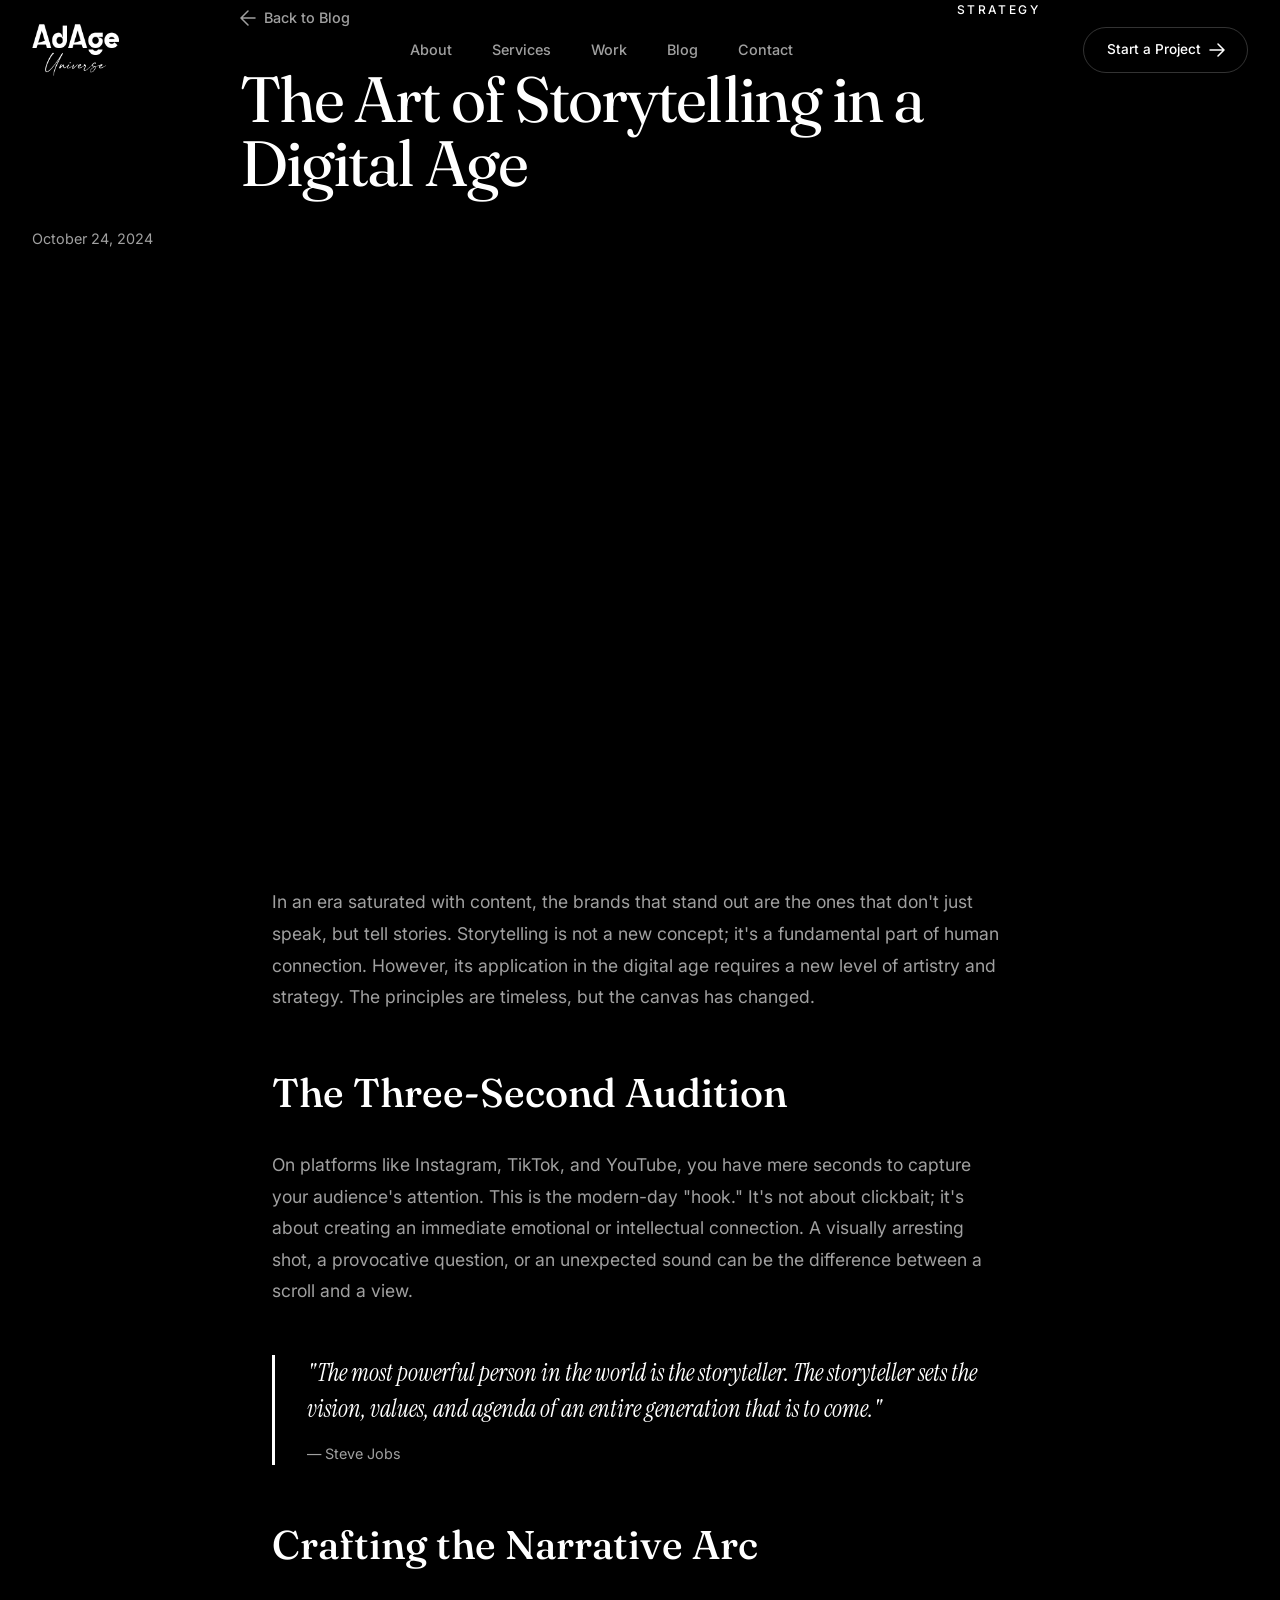
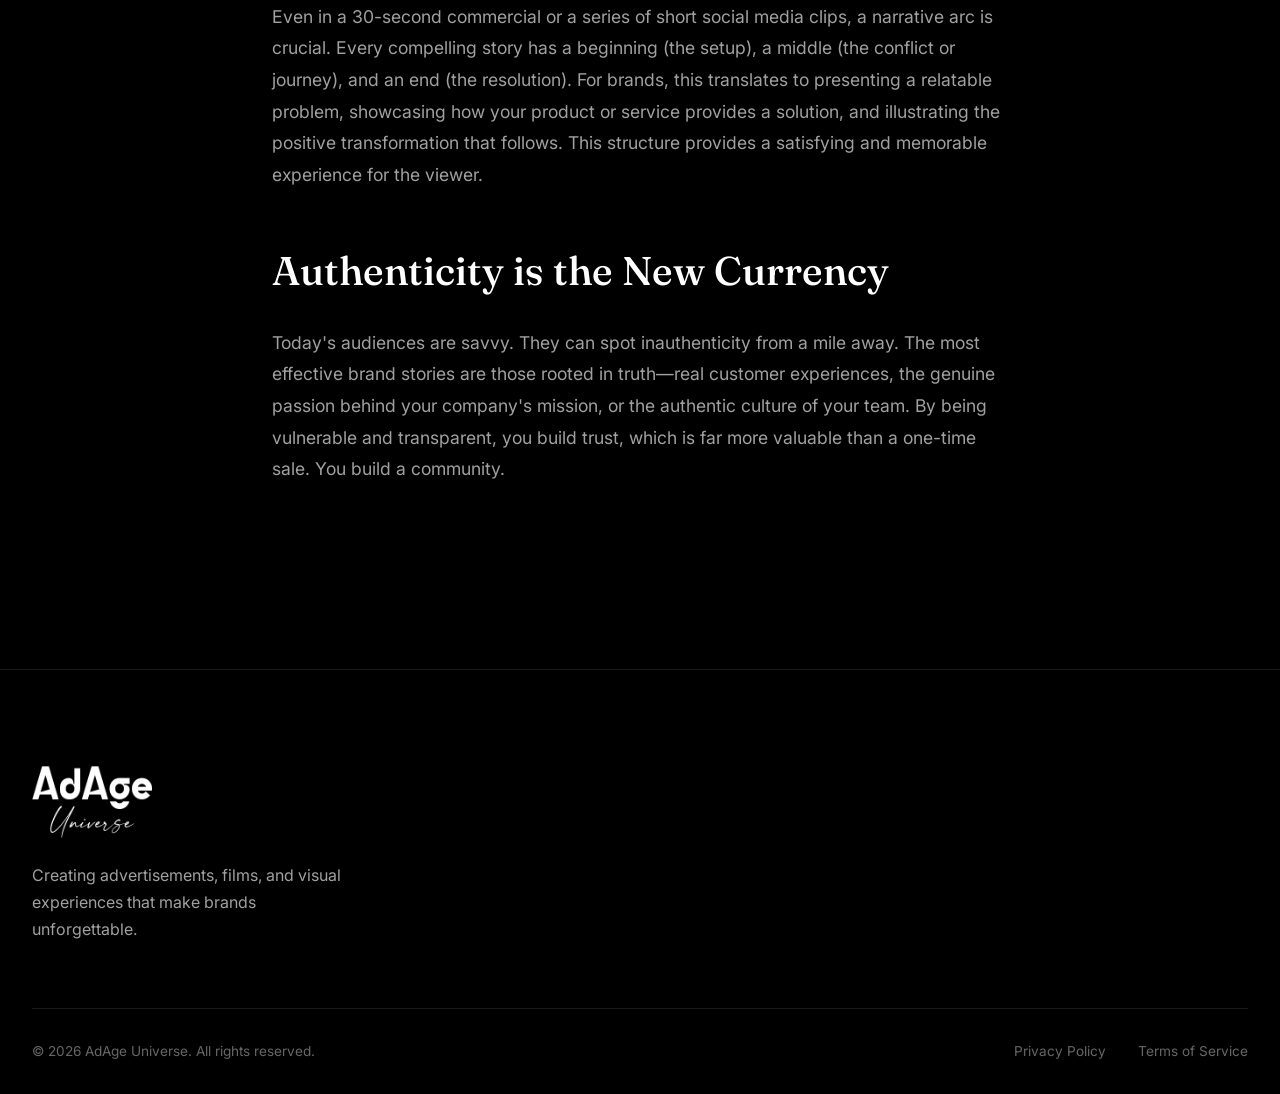
<file: blog-post-1.html>
<!DOCTYPE html>
<html lang="en">
<head>
<meta charset="UTF-8" />
<meta name="viewport" content="width=device-width, initial-scale=1.0" />
<title>The Art of Storytelling in a Digital Age — AdAge Universe</title>
<meta name="description" content="Discover how timeless narrative techniques can be adapted to captivate modern audiences on social media and beyond." />
<link rel="preconnect" href="https://fonts.googleapis.com">
<link rel="preconnect" href="https://fonts.gstatic.com" crossorigin>
<link href="https://fonts.googleapis.com/css2?family=Fraunces:opsz,wght@9..144,300;9..144,400;9..144,500;9..144,600;9..144,700;9..144,800;9..144,900&family=Inter:wght@300;400;500;600;700&family=Instrument+Serif:ital@0;1&display=swap" rel="stylesheet">
<link rel="stylesheet" href="styles.css" />
</head>
<body>

<!-- Navigation -->
<nav class="nav" id="nav">
  <div class="nav-inner">
    <a href="index.html#home" class="nav-logo">
      <img src="newlogo.png" alt="AdAge Universe" class="logo-img" width="274" height="164" />
    </a>
    <ul class="nav-menu">
      <li><a href="index.html#about">About</a></li>
      <li><a href="index.html#services">Services</a></li>
      <li><a href="index.html#work">Work</a></li>
      <li><a href="blog.html">Blog</a></li>
      <li><a href="index.html#contact">Contact</a></li>
    </ul>
    <a href="index.html#contact" class="nav-cta">
      <span>Start a Project</span>
      <svg width="16" height="16" viewBox="0 0 16 16" fill="none"><path d="M1 8h14M9 2l6 6-6 6" stroke="currentColor" stroke-width="1.5" stroke-linecap="round" stroke-linejoin="round"/></svg>
    </a>
    <button class="nav-burger" id="navBurger" aria-label="Open menu">
      <span></span><span></span>
    </button>
  </div>
</nav>

<!-- Mobile Menu -->
<div class="mobile-menu" id="mobileMenu">
  <ul>
    <li><a href="index.html#about">About</a></li>
    <li><a href="index.html#services">Services</a></li>
    <li><a href="index.html#work">Work</a></li>
    <li><a href="blog.html">Blog</a></li>
    <li><a href="index.html#contact">Contact</a></li>
  </ul>
</div>

<!-- BLOG POST -->
<article class="blog-post">
  <header class="blog-post-header">
    <div class="container">
      <div class="post-meta-top">
        <a href="blog.html" class="back-to-blog">
          <svg width="16" height="16" viewBox="0 0 16 16" fill="none"><path d="M15 8H2M8 1L1 8l7 7" stroke="currentColor" stroke-width="1.5" stroke-linecap="round" stroke-linejoin="round"/></svg>
          Back to Blog
        </a>
        <span class="post-category">Strategy</span>
      </div>
      <h1 class="section-title">The Art of Storytelling in a Digital Age</h1>
      <div class="post-meta-bottom">
        <span>October 24, 2024</span>
      </div>
    </div>
  </header>

  <div class="blog-post-image" style="background-image: url('https://images.unsplash.com/photo-1521737711867-e3b97375f902?w=1200&q=80');"></div>

  <div class="blog-post-content">
    <div class="container">
      <p>In an era saturated with content, the brands that stand out are the ones that don't just speak, but tell stories. Storytelling is not a new concept; it's a fundamental part of human connection. However, its application in the digital age requires a new level of artistry and strategy. The principles are timeless, but the canvas has changed.</p>
      
      <h2>The Three-Second Audition</h2>
      <p>On platforms like Instagram, TikTok, and YouTube, you have mere seconds to capture your audience's attention. This is the modern-day "hook." It's not about clickbait; it's about creating an immediate emotional or intellectual connection. A visually arresting shot, a provocative question, or an unexpected sound can be the difference between a scroll and a view.</p>
      
      <blockquote>
        "The most powerful person in the world is the storyteller. The storyteller sets the vision, values, and agenda of an entire generation that is to come."
        <cite>— Steve Jobs</cite>
      </blockquote>
      
      <h2>Crafting the Narrative Arc</h2>
      <p>Even in a 30-second commercial or a series of short social media clips, a narrative arc is crucial. Every compelling story has a beginning (the setup), a middle (the conflict or journey), and an end (the resolution). For brands, this translates to presenting a relatable problem, showcasing how your product or service provides a solution, and illustrating the positive transformation that follows. This structure provides a satisfying and memorable experience for the viewer.</p>
      
      <h2>Authenticity is the New Currency</h2>
      <p>Today's audiences are savvy. They can spot inauthenticity from a mile away. The most effective brand stories are those rooted in truth—real customer experiences, the genuine passion behind your company's mission, or the authentic culture of your team. By being vulnerable and transparent, you build trust, which is far more valuable than a one-time sale. You build a community.</p>
    </div>
  </div>
</article>

<!-- FOOTER -->
<footer class="footer">
  <div class="container">
    <div class="footer-top">
      <div class="footer-brand">
        <a href="index.html#home" class="nav-logo footer-logo">
          <img src="newlogo.png" alt="AdAge Universe" class="logo-img" width="274" height="164" />
        </a>
        <p>Creating advertisements, films, and visual experiences that make brands unforgettable.</p>
      </div>
    </div>
    <div class="footer-bottom">
      <span>© 2026 AdAge Universe. All rights reserved.</span>
      <div class="footer-links">
        <a href="#">Privacy Policy</a>
        <a href="#">Terms of Service</a>
      </div>
    </div>
  </div>
</footer>

<script src="script.js"></script>
</body>
</html>
</file>
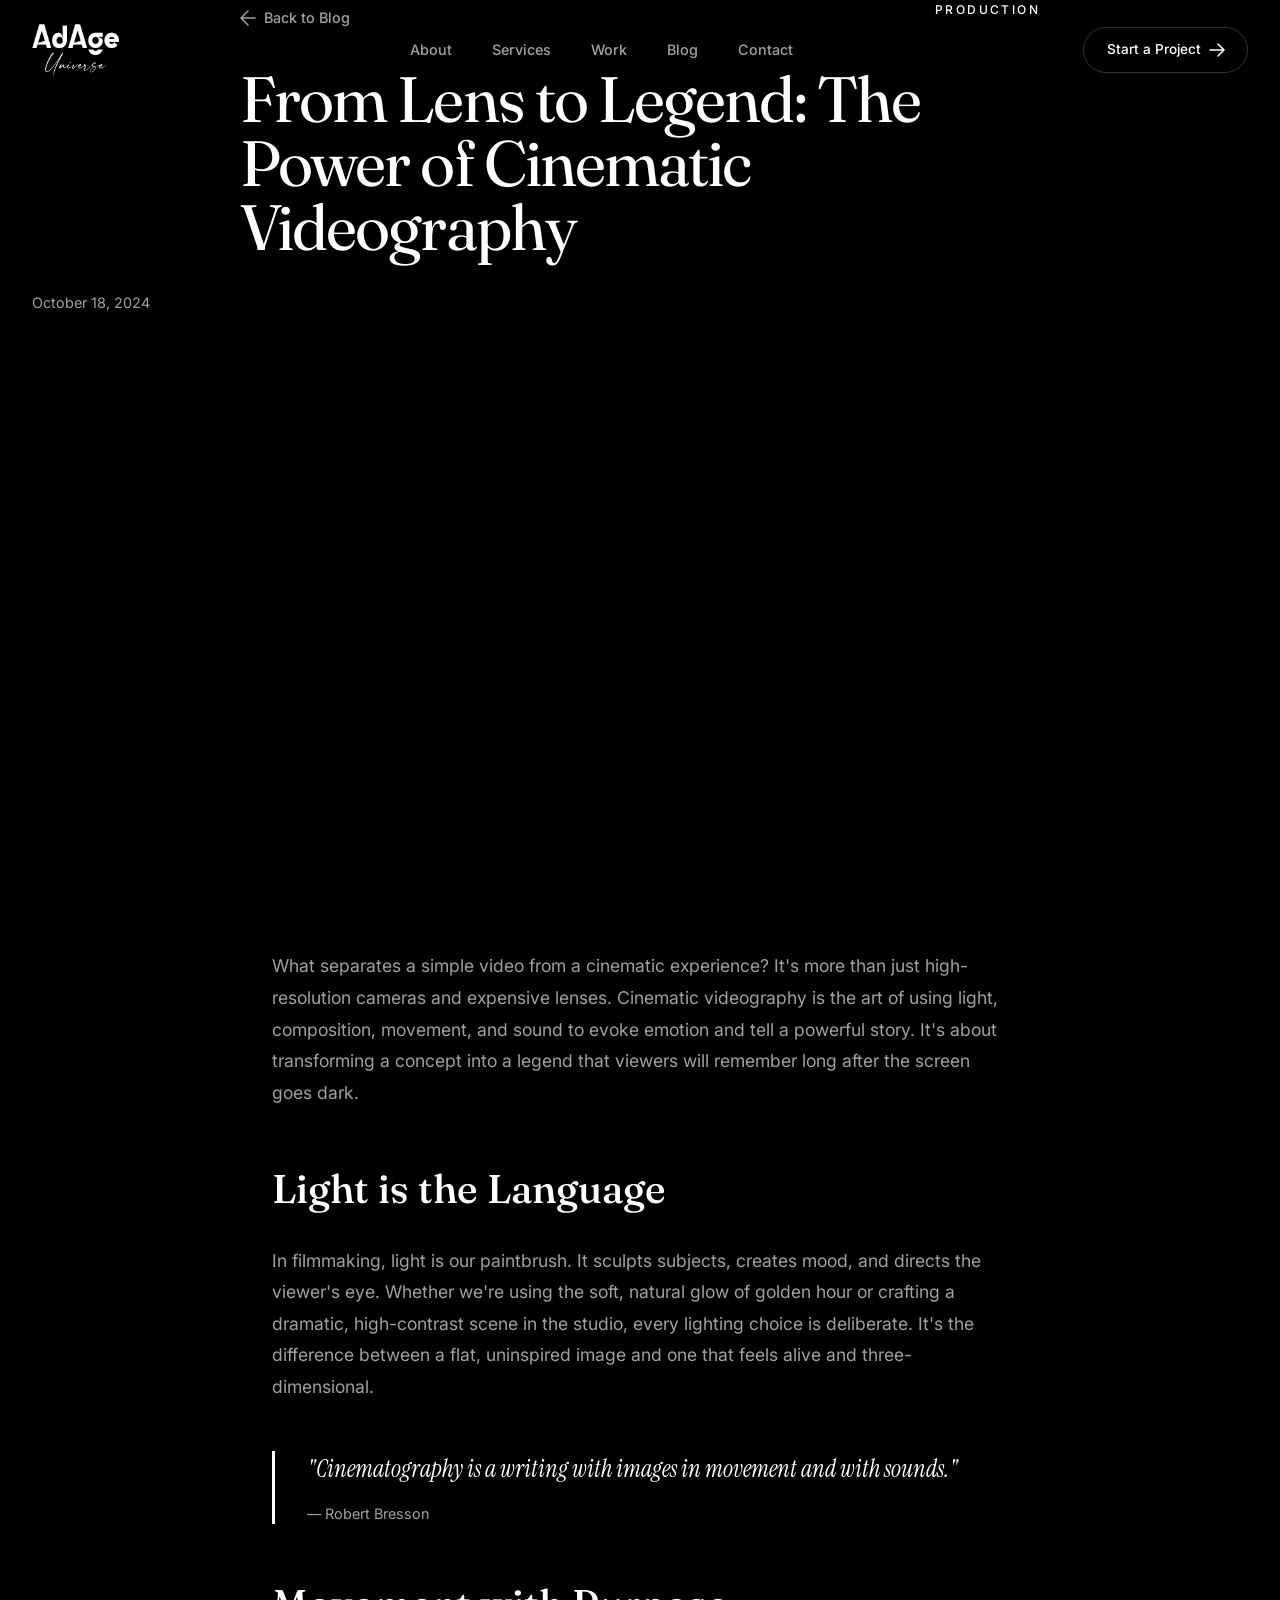
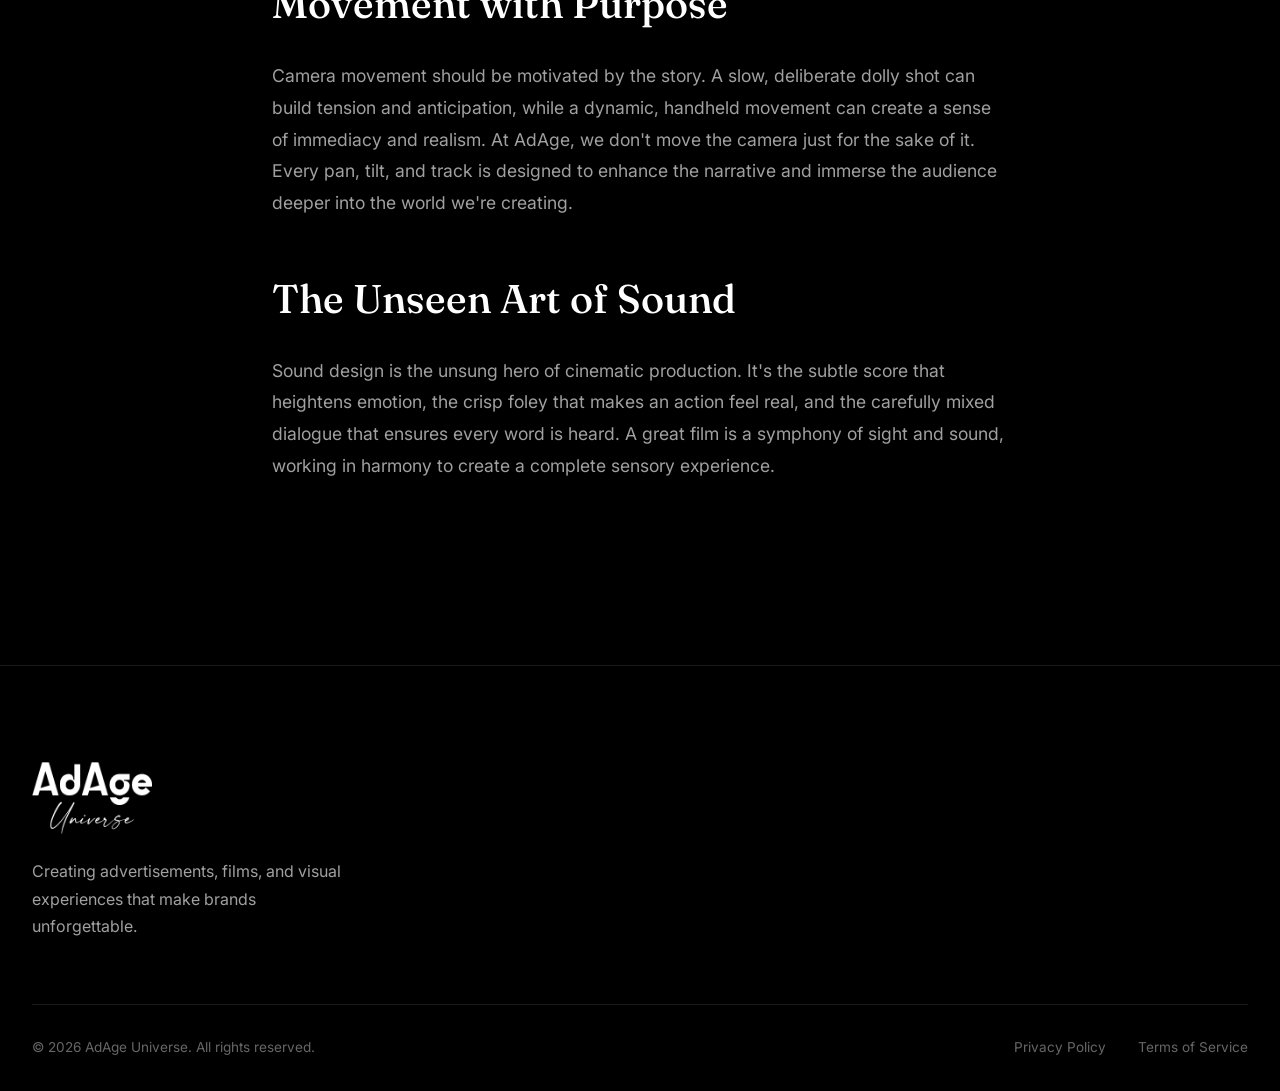
<file: blog-post-2.html>
<!DOCTYPE html>
<html lang="en">
<head>
<meta charset="UTF-8" />
<meta name="viewport" content="width=device-width, initial-scale=1.0" />
<title>From Lens to Legend: The Power of Cinematic Videography — AdAge Universe</title>
<meta name="description" content="A behind-the-scenes look at how we transform simple concepts into breathtaking cinematic films that leave a lasting impact." />
<link rel="preconnect" href="https://fonts.googleapis.com">
<link rel="preconnect" href="https://fonts.gstatic.com" crossorigin>
<link href="https://fonts.googleapis.com/css2?family=Fraunces:opsz,wght@9..144,300;9..144,400;9..144,500;9..144,600;9..144,700;9..144,800;9..144,900&family=Inter:wght@300;400;500;600;700&family=Instrument+Serif:ital@0;1&display=swap" rel="stylesheet">
<link rel="stylesheet" href="styles.css" />
</head>
<body>

<!-- Navigation -->
<nav class="nav" id="nav">
  <div class="nav-inner">
    <a href="index.html#home" class="nav-logo">
      <img src="newlogo.png" alt="AdAge Universe" class="logo-img" width="274" height="164" />
    </a>
    <ul class="nav-menu">
      <li><a href="index.html#about">About</a></li>
      <li><a href="index.html#services">Services</a></li>
      <li><a href="index.html#work">Work</a></li>
      <li><a href="blog.html">Blog</a></li>
      <li><a href="index.html#contact">Contact</a></li>
    </ul>
    <a href="index.html#contact" class="nav-cta">
      <span>Start a Project</span>
      <svg width="16" height="16" viewBox="0 0 16 16" fill="none"><path d="M1 8h14M9 2l6 6-6 6" stroke="currentColor" stroke-width="1.5" stroke-linecap="round" stroke-linejoin="round"/></svg>
    </a>
    <button class="nav-burger" id="navBurger" aria-label="Open menu">
      <span></span><span></span>
    </button>
  </div>
</nav>

<!-- Mobile Menu -->
<div class="mobile-menu" id="mobileMenu">
  <ul>
    <li><a href="index.html#about">About</a></li>
    <li><a href="index.html#services">Services</a></li>
    <li><a href="index.html#work">Work</a></li>
    <li><a href="blog.html">Blog</a></li>
    <li><a href="index.html#contact">Contact</a></li>
  </ul>
</div>

<!-- BLOG POST -->
<article class="blog-post">
  <header class="blog-post-header">
    <div class="container">
      <div class="post-meta-top">
        <a href="blog.html" class="back-to-blog">
          <svg width="16" height="16" viewBox="0 0 16 16" fill="none"><path d="M15 8H2M8 1L1 8l7 7" stroke="currentColor" stroke-width="1.5" stroke-linecap="round" stroke-linejoin="round"/></svg>
          Back to Blog
        </a>
        <span class="post-category">Production</span>
      </div>
      <h1 class="section-title">From Lens to Legend: The Power of Cinematic Videography</h1>
      <div class="post-meta-bottom">
        <span>October 18, 2024</span>
      </div>
    </div>
  </header>

  <div class="blog-post-image" style="background-image: url('https://images.unsplash.com/photo-1557804506-669a67965ba0?w=1200&q=80');"></div>

  <div class="blog-post-content">
    <div class="container">
      <p>What separates a simple video from a cinematic experience? It's more than just high-resolution cameras and expensive lenses. Cinematic videography is the art of using light, composition, movement, and sound to evoke emotion and tell a powerful story. It's about transforming a concept into a legend that viewers will remember long after the screen goes dark.</p>
      
      <h2>Light is the Language</h2>
      <p>In filmmaking, light is our paintbrush. It sculpts subjects, creates mood, and directs the viewer's eye. Whether we're using the soft, natural glow of golden hour or crafting a dramatic, high-contrast scene in the studio, every lighting choice is deliberate. It's the difference between a flat, uninspired image and one that feels alive and three-dimensional.</p>
      
      <blockquote>
        "Cinematography is a writing with images in movement and with sounds."
        <cite>— Robert Bresson</cite>
      </blockquote>
      
      <h2>Movement with Purpose</h2>
      <p>Camera movement should be motivated by the story. A slow, deliberate dolly shot can build tension and anticipation, while a dynamic, handheld movement can create a sense of immediacy and realism. At AdAge, we don't move the camera just for the sake of it. Every pan, tilt, and track is designed to enhance the narrative and immerse the audience deeper into the world we're creating.</p>
      
      <h2>The Unseen Art of Sound</h2>
      <p>Sound design is the unsung hero of cinematic production. It's the subtle score that heightens emotion, the crisp foley that makes an action feel real, and the carefully mixed dialogue that ensures every word is heard. A great film is a symphony of sight and sound, working in harmony to create a complete sensory experience.</p>
    </div>
  </div>
</article>

<!-- FOOTER -->
<footer class="footer">
  <div class="container">
    <div class="footer-top">
      <div class="footer-brand">
        <a href="index.html#home" class="nav-logo footer-logo">
          <img src="newlogo.png" alt="AdAge Universe" class="logo-img" width="274" height="164" />
        </a>
        <p>Creating advertisements, films, and visual experiences that make brands unforgettable.</p>
      </div>
    </div>
    <div class="footer-bottom">
      <span>© 2026 AdAge Universe. All rights reserved.</span>
      <div class="footer-links">
        <a href="#">Privacy Policy</a>
        <a href="#">Terms of Service</a>
      </div>
    </div>
  </div>
</footer>

<script src="script.js"></script>
</body>
</html>
</file>
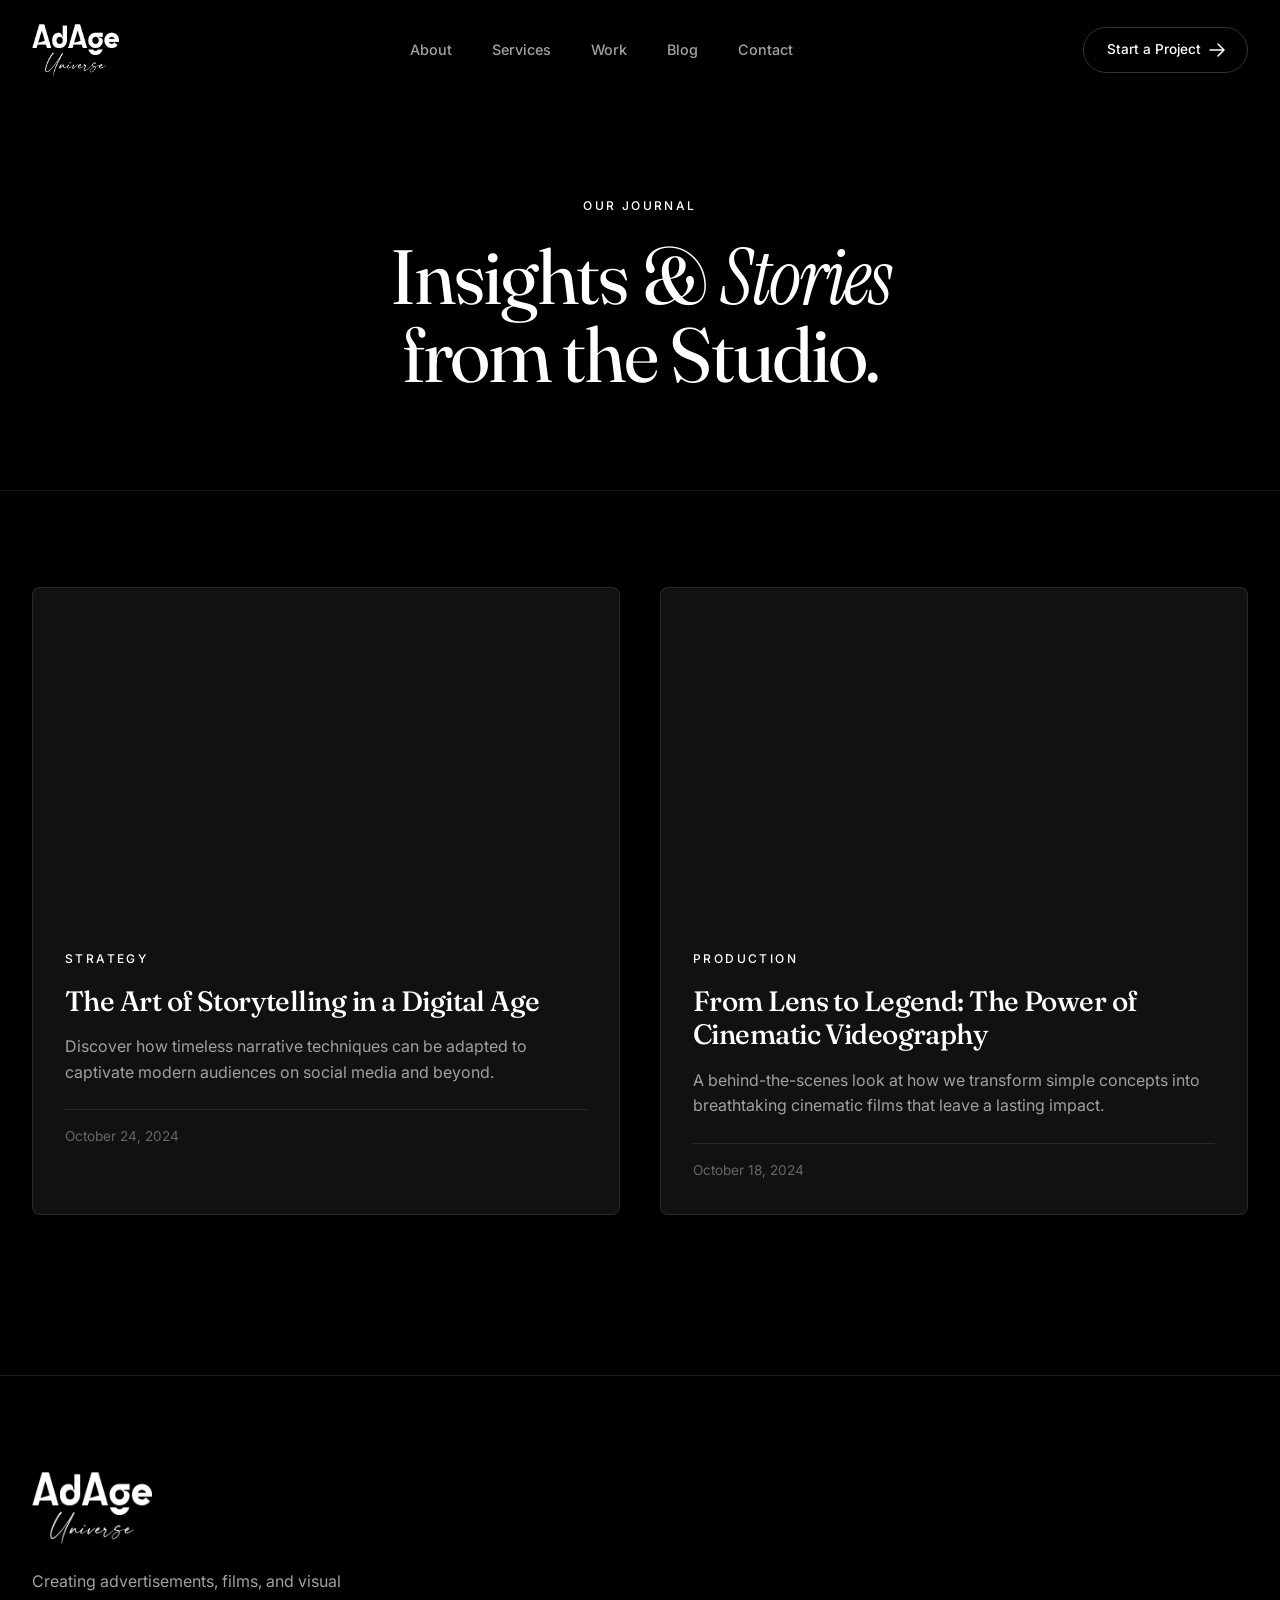
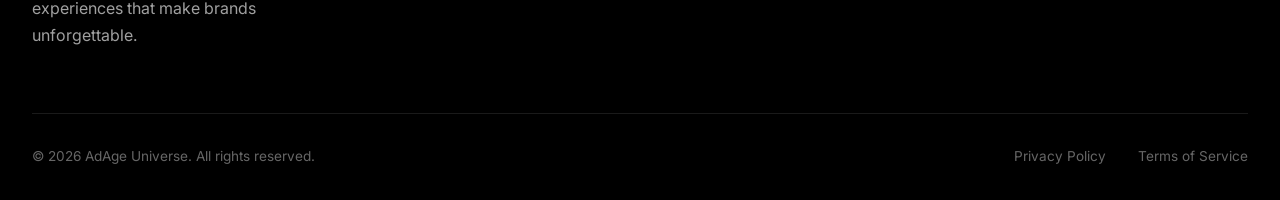
<file: blog.html>
<!DOCTYPE html>
<html lang="en">
<head>
<meta charset="UTF-8" />
<meta name="viewport" content="width=device-width, initial-scale=1.0" />
<title>Blog — AdAge Universe</title>
<meta name="description" content="Insights, stories, and creative inspiration from the team at AdAge. Explore the art and science of modern advertising." />
<link rel="preconnect" href="https://fonts.googleapis.com">
<link rel="preconnect" href="https://fonts.gstatic.com" crossorigin>
<link href="https://fonts.googleapis.com/css2?family=Fraunces:opsz,wght@9..144,300;9..144,400;9..144,500;9..144,600;9..144,700;9..144,800;9..144,900&family=Inter:wght@300;400;500;600;700&family=Instrument+Serif:ital@0;1&display=swap" rel="stylesheet">
<link rel="stylesheet" href="styles.css" />
</head>
<body>

<!-- Navigation -->
<nav class="nav" id="nav">
  <div class="nav-inner">
    <a href="index.html#home" class="nav-logo">
      <img src="newlogo.png" alt="AdAge Universe" class="logo-img" width="274" height="164" />
    </a>
    <ul class="nav-menu">
      <li><a href="index.html#about">About</a></li>
      <li><a href="index.html#services">Services</a></li>
      <li><a href="index.html#work">Work</a></li>
      <li><a href="blog.html">Blog</a></li>
      <li><a href="index.html#contact">Contact</a></li>
    </ul>
    <a href="index.html#contact" class="nav-cta">
      <span>Start a Project</span>
      <svg width="16" height="16" viewBox="0 0 16 16" fill="none"><path d="M1 8h14M9 2l6 6-6 6" stroke="currentColor" stroke-width="1.5" stroke-linecap="round" stroke-linejoin="round"/></svg>
    </a>
    <button class="nav-burger" id="navBurger" aria-label="Open menu">
      <span></span><span></span>
    </button>
  </div>
</nav>

<!-- Mobile Menu -->
<div class="mobile-menu" id="mobileMenu">
  <ul>
    <li><a href="index.html#about">About</a></li>
    <li><a href="index.html#services">Services</a></li>
    <li><a href="index.html#work">Work</a></li>
    <li><a href="blog.html">Blog</a></li>
    <li><a href="index.html#contact">Contact</a></li>
  </ul>
</div>

<!-- BLOG HERO -->
<section class="section blog-hero">
  <div class="container">
    <span class="section-tag">Our Journal</span>
    <h1 class="section-title reveal">
      Insights & <em>Stories</em><br/>from the Studio.
    </h1>
  </div>
</section>

<!-- BLOG GRID -->
<section class="section blog-grid-section">
  <div class="container">
    <div class="blog-grid">
      <a href="blog-post-1.html" class="blog-post-card reveal">
        <div class="post-image" style="background-image: url('https://images.unsplash.com/photo-1521737711867-e3b97375f902?w=1200&q=80');"></div>
        <div class="post-content">
          <span class="post-category">Strategy</span>
          <h3>The Art of Storytelling in a Digital Age</h3>
          <p>Discover how timeless narrative techniques can be adapted to captivate modern audiences on social media and beyond.</p>
          <div class="post-meta">
            <span>October 24, 2024</span>
          </div>
        </div>
      </a>

      <a href="blog-post-2.html" class="blog-post-card reveal">
        <div class="post-image" style="background-image: url('https://images.unsplash.com/photo-1557804506-669a67965ba0?w=1200&q=80');"></div>
        <div class="post-content">
          <span class="post-category">Production</span>
          <h3>From Lens to Legend: The Power of Cinematic Videography</h3>
          <p>A behind-the-scenes look at how we transform simple concepts into breathtaking cinematic films that leave a lasting impact.</p>
          <div class="post-meta">
            <span>October 18, 2024</span>
          </div>
        </div>
      </a>
    </div>
  </div>
</section>

<!-- FOOTER -->
<footer class="footer">
  <div class="container">
    <div class="footer-top">
      <div class="footer-brand">
        <a href="index.html#home" class="nav-logo footer-logo">
          <img src="newlogo.png" alt="AdAge Universe" class="logo-img" width="274" height="164" />
        </a>
        <p>Creating advertisements, films, and visual experiences that make brands unforgettable.</p>
      </div>
    </div>
    <div class="footer-bottom">
      <span>© 2026 AdAge Universe. All rights reserved.</span>
      <div class="footer-links">
        <a href="#">Privacy Policy</a>
        <a href="#">Terms of Service</a>
      </div>
    </div>
  </div>
</footer>

<script src="script.js"></script>
</body>
</html>
</file>
<file: styles.css>
/* ==========================================================
   AdAge — Modern Cinematic Studio Website
   ========================================================== */

:root {
  --bg: #000000;
  --bg-alt: #111111;
  --surface: #1a1a1a;
  --border: rgba(255, 255, 255, 0.1);
  --border-strong: rgba(255, 255, 255, 0.2);
  --text: #ffffff;
  --text-dim: #a0a0a0;
  --text-mute: #666666;
  --accent: #ffffff;
  --accent-light: #ffffff;
  --accent-dark: #ffffff;
  --serif: 'Fraunces', 'Instrument Serif', Georgia, serif;
  --italic: 'Instrument Serif', 'Fraunces', Georgia, serif;
  --sans: 'Inter', -apple-system, BlinkMacSystemFont, sans-serif;
  --ease: cubic-bezier(0.65, 0.05, 0.36, 1);
  --ease-out: cubic-bezier(0.16, 1, 0.3, 1);
}

* { box-sizing: border-box; margin: 0; padding: 0; }

html { scroll-behavior: smooth; }

body {
  font-family: var(--sans);
  background: var(--bg);
  color: var(--text);
  line-height: 1.6;
  -webkit-font-smoothing: antialiased;
  -moz-osx-font-smoothing: grayscale;
  overflow-x: hidden;
  cursor: auto;
}

@media (max-width: 900px) {
  body { cursor: auto; }
}

img { max-width: 100%; display: block; }

a { color: inherit; text-decoration: none; }

button { font-family: inherit; cursor: pointer; border: none; background: none; color: inherit; }

::selection { background: var(--accent); color: var(--bg); }

/* ==========================================================
   CUSTOM CURSOR
   ========================================================== */
.cursor,
.cursor-follower {
  display: none;
}

@media (max-width: 900px) {
  .cursor, .cursor-follower { display: none; }
}

/* ==========================================================
   LOADER
   ========================================================== */
.loader {
  position: fixed;
  inset: 0;
  background: var(--bg);
  z-index: 10000;
  display: flex;
  align-items: center;
  justify-content: center;
  transition: opacity 0.6s, visibility 0.6s;
}

.loader.hide {
  opacity: 0;
  visibility: hidden;
}

.loader-inner {
  text-align: center;
}

.loader-text {
  font-family: var(--serif);
  font-size: clamp(3rem, 8vw, 6rem);
  font-weight: 500;
  letter-spacing: -0.02em;
  display: block;
  margin-bottom: 2rem;
  opacity: 0;
  animation: fadeIn 0.8s var(--ease-out) 0.1s forwards;
}

.loader-bar {
  width: 200px;
  height: 1px;
  background: rgba(255, 255, 255, 0.15);
  margin: 0 auto;
  overflow: hidden;
}

.loader-fill {
  height: 100%;
  background: var(--accent);
  width: 0;
  animation: loaderFill 1.6s var(--ease) forwards;
}

@keyframes loaderFill {
  to { width: 100%; }
}

@keyframes fadeIn {
  to { opacity: 1; }
}

/* ==========================================================
   NAVIGATION
   ========================================================== */
.nav {
  position: fixed;
  top: 0;
  left: 0;
  right: 0;
  z-index: 100;
  padding: 1.5rem 0;
  transition: padding 0.4s var(--ease), background-color 0.4s var(--ease), border-color 0.4s var(--ease);
}

.nav.scrolled {
  padding: 1rem 0;
  background: transparent;
  backdrop-filter: blur(24px);
  -webkit-backdrop-filter: blur(24px);
  border-bottom: 1px solid var(--border);
}

.nav-inner {
  max-width: 1400px;
  margin: 0 auto;
  padding: 0 2rem;
  display: flex;
  align-items: center;
  justify-content: space-between;
  gap: 2rem;
}

.nav-logo {
  display: flex;
  align-items: center;
  gap: 0.6rem;
  flex-shrink: 0;
}

.logo-img {
  display: block;
  height: 52px;
  width: auto;
  transition: height 0.4s var(--ease);
}

.nav.scrolled .logo-img {
  height: 42px;
}

@media (max-width: 600px) {
  .logo-img { height: 42px; }
  .nav.scrolled .logo-img { height: 36px; }
}

.footer-logo .logo-img {
  height: 72px;
}

.nav-menu {
  display: flex;
  gap: 2.5rem;
  list-style: none;
}

.nav-menu a {
  font-size: 0.9rem;
  font-weight: 500;
  color: var(--text-dim);
  transition: color 0.3s;
  position: relative;
}

.nav-menu a::after {
  content: '';
  position: absolute;
  bottom: -6px;
  left: 0;
  width: 0;
  height: 1px;
  background: var(--accent);
  transition: width 0.3s var(--ease);
}

.nav-menu a:hover {
  color: var(--text);
}

.nav-menu a:hover::after {
  width: 100%;
}

.nav-cta {
  display: inline-flex;
  align-items: center;
  gap: 0.5rem;
  padding: 0.7rem 1.4rem;
  background: transparent;
  border: 1px solid var(--border-strong);
  border-radius: 100px;
  font-size: 0.85rem;
  font-weight: 500;
  transition: all 0.3s var(--ease);
}

.nav-cta:hover {
  background: var(--accent);
  color: var(--bg) !important;
  border-color: var(--accent);
}

.nav-cta svg {
  transition: transform 0.3s var(--ease);
}

.nav-cta:hover svg {
  transform: translateX(3px);
}

.nav-burger {
  display: none;
  width: 32px;
  height: 32px;
  flex-direction: column;
  justify-content: center;
  gap: 5px;
  align-items: flex-end;
}

.nav-burger span {
  display: block;
  width: 24px;
  height: 1.5px;
  background: var(--text);
  transition: all 0.3s var(--ease);
}

.nav-burger.open span:first-child {
  transform: rotate(45deg) translate(4px, 5px);
}

.nav-burger.open span:last-child {
  transform: rotate(-45deg) translate(4px, -5px);
  width: 24px;
}

@media (max-width: 900px) {
  .nav-menu, .nav-cta { display: none; }
  .nav-burger { display: flex; }
}

/* Mobile menu */
.mobile-menu {
  position: fixed;
  top: 0;
  left: 0;
  right: 0;
  bottom: 0;
  background: var(--bg);
  z-index: 90;
  padding: 6rem 2rem 2rem;
  transform: translateY(-100%);
  transition: transform 0.5s var(--ease);
}

.mobile-menu.open {
  transform: translateY(0);
}

.mobile-menu ul {
  list-style: none;
  display: flex;
  flex-direction: column;
  gap: 2rem;
}

.mobile-menu a {
  font-family: var(--serif);
  font-size: 2.5rem;
  font-weight: 500;
}

/* ==========================================================
   CONTAINER + UTILITIES
   ========================================================== */
.container {
  max-width: 1400px;
  margin: 0 auto;
  padding: 0 2rem;
}

.section {
  padding: 10rem 0;
  position: relative;
}

@media (max-width: 900px) {
  .section { padding: 6rem 0; }
}

.section-head {
  margin-bottom: 5rem;
}

.section-head.split {
  display: grid;
  grid-template-columns: 1.2fr 1fr;
  gap: 4rem;
  align-items: end;
}

@media (max-width: 900px) {
  .section-head.split {
    grid-template-columns: 1fr;
    gap: 2rem;
  }
}

.section-tag {
  display: inline-block;
  font-size: 0.75rem;
  font-weight: 500;
  letter-spacing: 0.2em;
  text-transform: uppercase;
  color: var(--accent);
  margin-bottom: 1.5rem;
}

.section-title {
  font-family: var(--serif);
  font-size: clamp(2.5rem, 6vw, 5rem);
  font-weight: 400;
  line-height: 1;
  letter-spacing: -0.03em;
}

.section-title em {
  font-family: var(--italic);
  font-style: italic;
  color: var(--accent);
  font-weight: 400;
}

.section-sub {
  color: var(--text-dim);
  font-size: 1.05rem;
  line-height: 1.7;
  max-width: 480px;
}

/* Reveal animation */
.reveal {
  opacity: 0;
  transform: translateY(30px);
  transition: opacity 1s var(--ease-out), transform 1s var(--ease-out);
}

.reveal.in {
  opacity: 1;
  transform: translateY(0);
}

.reveal-line {
  overflow: hidden;
  display: block;
}

.reveal-line span {
  display: inline-block;
  transform: translateY(120%);
  transition: transform 1.2s var(--ease-out);
}

.reveal-line.in span {
  transform: translateY(0);
}

.reveal-line:nth-child(2) span { transition-delay: 0.1s; }
.reveal-line:nth-child(3) span { transition-delay: 0.2s; }

/* Buttons */
.btn {
  display: inline-flex;
  align-items: center;
  gap: 0.8rem;
  padding: 1.1rem 2rem;
  border-radius: 100px;
  font-size: 0.95rem;
  font-weight: 500;
  border: 1px solid transparent;
  transition: all 0.4s var(--ease);
  white-space: nowrap;
}

.btn-primary {
  background: var(--accent);
  color: var(--bg);
}

.btn-primary:hover {
  background: var(--accent-light);
  transform: translateY(-2px);
  box-shadow: 0 10px 30px rgba(212, 165, 116, 0.3);
}

.btn-ghost {
  border-color: var(--border-strong);
  color: var(--text);
}

.btn-ghost:hover {
  background: var(--text);
  color: var(--bg);
}

.btn svg {
  transition: transform 0.3s var(--ease);
}

.btn:hover svg {
  transform: translateX(4px);
}

.btn-block {
  width: 100%;
  justify-content: center;
}

/* ==========================================================
   HERO
   ========================================================== */
.hero {
  height: 100vh;
  position: relative;
  overflow: hidden;
}

.hero-bg {
  position: absolute;
  inset: 0;
  z-index: 0;
}

.hero-orb {
  position: absolute;
  border-radius: 50%;
  filter: blur(120px);
  opacity: 0.3;
  animation: float 20s infinite ease-in-out;
}

.hero-orb-1 {
  width: 500px;
  height: 500px;
  background: radial-gradient(circle, var(--text), transparent 70%);
  top: -10%;
  right: -10%;
}

.hero-orb-2 {
  width: 400px;
  height: 400px;
  background: radial-gradient(circle, var(--text-mute), transparent 70%);
  bottom: 10%;
  left: -10%;
  animation-delay: -10s;
}

@keyframes float {
  0%, 100% { transform: translate(0, 0) scale(1); }
  50% { transform: translate(30px, -50px) scale(1.1); }
}

.grain {
  position: absolute;
  inset: 0;
  background-image: url("data:image/svg+xml,%3Csvg viewBox='0 0 200 200' xmlns='http://www.w3.org/2000/svg'%3E%3Cfilter id='n'%3E%3CfeTurbulence type='fractalNoise' baseFrequency='0.9' numOctaves='3' stitchTiles='stitch'/%3E%3C/filter%3E%3Crect width='100%25' height='100%25' filter='url(%23n)' opacity='0.4'/%3E%3C/svg%3E");
  opacity: 0.05;
  pointer-events: none;
  mix-blend-mode: overlay;
}

.hero-marquee {
  position: absolute;
  top: 30%;
  left: 0;
  right: 0;
  overflow: hidden;
  z-index: 0;
  opacity: 0.06;
  pointer-events: none;
}

.marquee-track {
  display: flex;
  gap: 3rem;
  white-space: nowrap;
  animation: marquee 40s linear infinite;
  font-family: var(--serif);
  font-size: clamp(4rem, 10vw, 8rem);
  font-weight: 400;
  font-style: italic;
}

@keyframes marquee {
  from { transform: translateX(0); }
  to { transform: translateX(-50%); }
}

.hero-content {
  position: relative;
  z-index: 1;
  width: 100%;
}

.hero-eyebrow {
  display: inline-flex;
  align-items: center;
  gap: 0.6rem;
  font-size: 0.8rem;
  font-weight: 500;
  letter-spacing: 0.15em;
  text-transform: uppercase;
  color: var(--text-dim);
  margin-bottom: 3rem;
  padding: 0.5rem 1rem;
  border: 1px solid var(--border);
  border-radius: 100px;
}

.hero-eyebrow .dot {
  width: 6px;
  height: 6px;
  background: var(--accent);
  border-radius: 50%;
  animation: pulse 2s infinite;
}

@keyframes pulse {
  0%, 100% { opacity: 1; transform: scale(1); }
  50% { opacity: 0.4; transform: scale(1.4); }
}

.hero-title {
  font-family: var(--serif);
  font-size: clamp(3.5rem, 12vw, 11rem);
  font-weight: 400;
  line-height: 0.92;
  letter-spacing: -0.045em;
  margin-bottom: 4rem;
}

.hero-title .line {
  display: block;
}

.hero-title em {
  font-family: var(--italic);
  font-style: italic;
  color: var(--accent);
  font-weight: 400;
}

.hero-bottom {
  display: grid;
  grid-template-columns: 1fr 1fr;
  gap: 4rem;
  align-items: end;
  padding-top: 2rem;
  border-top: 1px solid var(--border);
}

@media (max-width: 900px) {
  .hero-bottom {
    grid-template-columns: 1fr;
    gap: 2rem;
  }
}

.hero-desc {
  font-size: 1.1rem;
  line-height: 1.7;
  color: var(--text-dim);
  max-width: 480px;
}

.hero-actions {
  display: flex;
  gap: 1rem;
  justify-content: flex-end;
  flex-wrap: wrap;
}

.hero-banner-img {
  width: 100%;
  height: 100vh;
  object-fit: cover;
  object-position: center top;
  display: block;
}


@media (max-width: 900px) {
  .hero-actions { justify-content: flex-start; }
}

/* ==========================================================
   ABOUT
   ========================================================== */
.about-grid {
  display: grid;
  grid-template-columns: 1fr 1fr;
  gap: 6rem;
  margin-bottom: 6rem;
  align-items: start;
}

@media (max-width: 900px) {
  .about-grid {
    grid-template-columns: 1fr;
    gap: 2.5rem;
    margin-bottom: 4rem;
  }
}

.about-lead {
  font-family: var(--serif);
  font-size: clamp(1.3rem, 2.2vw, 1.75rem);
  font-weight: 400;
  line-height: 1.4;
  color: var(--text);
  margin-bottom: 2rem;
  letter-spacing: -0.01em;
}

.about-body {
  font-size: 1.05rem;
  line-height: 1.8;
  color: var(--text-dim);
}

/* Stats */
.stats {
  display: grid;
  grid-template-columns: repeat(4, 1fr);
  gap: 2rem;
  padding-top: 3rem;
  border-top: 1px solid var(--border);
}

@media (max-width: 900px) {
  .stats { grid-template-columns: repeat(2, 1fr); gap: 2rem 1rem; }
}

.stat {
  display: flex;
  align-items: baseline;
  flex-wrap: wrap;
  gap: 0.3rem 1rem;
  position: relative;
}

.stat-num {
  font-family: var(--serif);
  font-size: clamp(3rem, 6vw, 5rem);
  font-weight: 400;
  line-height: 1;
  letter-spacing: -0.03em;
}

.stat-plus {
  font-family: var(--serif);
  font-size: clamp(2rem, 4vw, 3rem);
  color: var(--accent);
  font-style: italic;
}

.stat-label {
  flex-basis: 100%;
  font-size: 0.85rem;
  color: var(--text-dim);
  letter-spacing: 0.05em;
  text-transform: uppercase;
  margin-top: 0.5rem;
}

/* ==========================================================
   SERVICES
   ========================================================== */
.services {
  background: var(--bg-alt);
  border-top: 1px solid var(--border);
  border-bottom: 1px solid var(--border);
}

.services-grid {
  display: grid;
  grid-template-columns: repeat(4, 1fr);
  gap: 0;
  border-top: 1px solid var(--border);
  border-left: 1px solid var(--border);
}

@media (max-width: 1100px) {
  .services-grid { grid-template-columns: repeat(2, 1fr); }
}

@media (max-width: 600px) {
  .services-grid { grid-template-columns: 1fr; }
}

.service-card {
  padding: 3rem 2rem;
  border-right: 1px solid var(--border);
  border-bottom: 1px solid var(--border);
  position: relative;
  transition: all 0.5s var(--ease);
  overflow: hidden;
  min-height: 320px;
  display: flex;
  flex-direction: column;
}

.service-card::before {
  content: '';
  position: absolute;
  inset: 0;
  background: linear-gradient(135deg, rgba(255, 255, 255, 0.05), transparent);
  opacity: 0;
  transition: opacity 0.5s var(--ease);
}

.service-card:hover {
  background: rgba(255, 255, 255, 0.02);
}

.service-card:hover::before {
  opacity: 1;
}

.service-num {
  font-family: var(--serif);
  font-size: 0.9rem;
  color: var(--accent);
  font-style: italic;
  margin-bottom: 2.5rem;
}

.service-icon {
  width: 44px;
  height: 44px;
  color: var(--text);
  margin-bottom: 2rem;
  transition: transform 0.5s var(--ease), color 0.3s;
}

.service-icon svg { width: 100%; height: 100%; }

.service-card:hover .service-icon {
  transform: translateY(-4px) rotate(-5deg);
  color: var(--accent);
}

.service-card h3 {
  font-family: var(--serif);
  font-size: 1.5rem;
  font-weight: 500;
  margin-bottom: 1rem;
  line-height: 1.2;
  letter-spacing: -0.01em;
}

.service-card p {
  color: var(--text-dim);
  font-size: 0.95rem;
  line-height: 1.6;
  margin-top: auto;
}

/* ==========================================================
   WORK
   ========================================================== */
.work-filters {
  display: flex;
  gap: 0.5rem;
  margin-bottom: 3rem;
  flex-wrap: wrap;
}

.filter-btn {
  padding: 0.6rem 1.4rem;
  border-radius: 100px;
  font-size: 0.85rem;
  font-weight: 500;
  color: var(--text-dim);
  border: 1px solid var(--border);
  transition: all 0.3s var(--ease);
}

.filter-btn:hover {
  color: var(--text);
  border-color: var(--border-strong);
}

.filter-btn.active {
  background: var(--accent);
  color: var(--bg);
  border-color: var(--accent);
}

.work-grid {
  display: grid;
  grid-template-columns: repeat(3, 1fr);
  gap: 1.2rem;
  grid-auto-flow: dense;
}

@media (max-width: 1000px) {
  .work-grid { grid-template-columns: repeat(2, 1fr); }
 .hero-banner-img
 {
    width: 100%;
    height: 100vh;
    object-fit: scale-down !important;
    display: block;
}
}

@media (max-width: 600px) {
  .work-grid { grid-template-columns: 1fr; }
}

.work-item {
  position: relative;
  aspect-ratio: 4 / 5;
  overflow: hidden;
  border-radius: 4px;
  display: block;
  background: var(--surface);
  transition: transform 0.5s var(--ease);
}

.work-item.large {
  grid-column: span 2;
  aspect-ratio: 16 / 10;
}

@media (max-width: 600px) {
  .work-item.large { grid-column: span 1; aspect-ratio: 4 / 5; }
}

.work-img {
  position: absolute;
  inset: 0;
  background-size: cover;
  background-position: center;
  transition: transform 0.8s var(--ease);
  filter: grayscale(20%) brightness(0.85);
}

.work-item:hover .work-img {
  transform: scale(1.08);
  filter: grayscale(0%) brightness(1);
}

.work-overlay {
  position: absolute;
  inset: 0;
  background: linear-gradient(to top, rgba(0, 0, 0, 0.9) 0%, transparent 60%);
  padding: 2rem;
  display: flex;
  flex-direction: column;
  justify-content: flex-end;
  transition: opacity 0.4s var(--ease);
}

.work-cat {
  font-size: 0.7rem;
  letter-spacing: 0.2em;
  text-transform: uppercase;
  color: var(--accent);
  margin-bottom: 0.6rem;
  transform: translateY(10px);
  opacity: 0;
  transition: all 0.5s var(--ease);
}

.work-overlay h3 {
  font-family: var(--serif);
  font-size: 1.5rem;
  font-weight: 500;
  line-height: 1.15;
  letter-spacing: -0.01em;
  transform: translateY(20px);
  opacity: 0;
  transition: all 0.5s var(--ease) 0.05s;
}

.work-arrow {
  position: absolute;
  top: 1.5rem;
  right: 1.5rem;
  width: 44px;
  height: 44px;
  background: var(--accent);
  color: var(--bg);
  border-radius: 50%;
  display: grid;
  place-items: center;
  transform: translate(20px, -20px) rotate(-45deg);
  opacity: 0;
  transition: all 0.5s var(--ease);
}

.work-item:hover .work-cat,
.work-item:hover .work-overlay h3 {
  transform: translateY(0);
  opacity: 1;
}

.work-item:hover .work-arrow {
  transform: translate(0, 0) rotate(0deg);
  opacity: 1;
}

.work-item.hidden {
  display: none;
}

/* ==========================================================
   WHY US
   ========================================================== */
.why-grid {
  display: grid;
  grid-template-columns: repeat(4, 1fr);
  gap: 2rem;
}

@media (max-width: 900px) {
  .why-grid { grid-template-columns: repeat(2, 1fr); gap: 2rem 1.5rem; }
}

@media (max-width: 500px) {
  .why-grid { grid-template-columns: 1fr; }
}

.why-item {
  padding-top: 2rem;
  border-top: 1px solid var(--border);
}

.why-icon {
  width: 40px;
  height: 40px;
  color: var(--accent);
  margin-bottom: 2rem;
}

.why-icon svg { width: 100%; height: 100%; }

.why-item h3 {
  font-family: var(--serif);
  font-size: 1.35rem;
  font-weight: 500;
  margin-bottom: 0.8rem;
  letter-spacing: -0.01em;
}

.why-item p {
  color: var(--text-dim);
  font-size: 0.95rem;
  line-height: 1.6;
}

/* ==========================================================
   PROCESS
   ========================================================== */
.process {
  background: var(--bg-alt);
  border-top: 1px solid var(--border);
  border-bottom: 1px solid var(--border);
}

.process-list {
  border-top: 1px solid var(--border);
}

.process-item {
  display: grid;
  grid-template-columns: 100px 1fr auto;
  gap: 3rem;
  padding: 2.5rem 0;
  border-bottom: 1px solid var(--border);
  align-items: center;
  transition: all 0.5s var(--ease);
  position: relative;
}

.process-item:hover {
  padding-left: 2rem;
  background: rgba(255, 255, 255, 0.02);
}

.process-item:hover .process-num {
  color: var(--accent);
}

@media (max-width: 700px) {
  .process-item {
    grid-template-columns: 60px 1fr;
    gap: 1.5rem;
    padding: 2rem 0;
  }
  .process-item:hover { padding-left: 1rem; }
}

.process-num {
  font-family: var(--serif);
  font-size: clamp(2.5rem, 5vw, 4rem);
  font-weight: 400;
  color: var(--text-mute);
  line-height: 1;
  transition: color 0.5s var(--ease);
}

.process-content h3 {
  font-family: var(--serif);
  font-size: clamp(1.75rem, 3.5vw, 2.5rem);
  font-weight: 500;
  margin-bottom: 0.5rem;
  letter-spacing: -0.02em;
}

.process-content p {
  color: var(--text-dim);
  font-size: 1rem;
  max-width: 520px;
}

/* ==========================================================
   TESTIMONIALS
   ========================================================== */
.testimonials-grid {
  display: grid;
  grid-template-columns: repeat(3, 1fr);
  gap: 2rem;
}

@media (max-width: 1000px) {
  .testimonials-grid { grid-template-columns: 1fr; }
}

.testimonial {
  padding: 2.5rem;
  border: 1px solid var(--border);
  border-radius: 8px;
  background: var(--bg-alt);
  position: relative;
  transition: all 0.4s var(--ease);
}

.testimonial:hover {
  border-color: rgba(255, 255, 255, 0.3);
  transform: translateY(-4px);
}

.quote-mark {
  font-family: var(--italic);
  font-size: 5rem;
  color: var(--accent);
  line-height: 0.5;
  height: 30px;
  margin-bottom: 1.5rem;
  font-style: italic;
}

.testimonial blockquote {
  font-family: var(--serif);
  font-size: 1.15rem;
  font-weight: 400;
  line-height: 1.55;
  color: var(--text);
  letter-spacing: -0.01em;
  margin-bottom: 2rem;
  font-style: italic;
}

.testimonial figcaption {
  display: flex;
  align-items: center;
  gap: 1rem;
  padding-top: 1.5rem;
  border-top: 1px solid var(--border);
}

.avatar {
  width: 44px;
  height: 44px;
  border-radius: 50%;
  background: var(--surface);
  color: var(--bg);
  display: grid;
  place-items: center;
  font-family: var(--serif);
  font-weight: 600;
  font-size: 0.9rem;
  flex-shrink: 0;
}

.testimonial figcaption strong {
  display: block;
  font-size: 0.95rem;
  font-weight: 600;
}

.testimonial figcaption span {
  display: block;
  font-size: 0.85rem;
  color: var(--text-dim);
}

/* ==========================================================
   CTA BANNER
   ========================================================== */
.cta-banner {
  padding: 3rem 0;
  border-top: 1px solid var(--border);
  border-bottom: 1px solid var(--border);
  overflow: hidden;
  background: var(--bg);
}

.marquee-track.big {
  display: flex;
  gap: 3rem;
  align-items: center;
  white-space: nowrap;
  animation: marquee 30s linear infinite;
  font-family: var(--serif);
  font-size: clamp(2.5rem, 6vw, 5rem);
  font-weight: 400;
  letter-spacing: -0.03em;
}

.marquee-track.big em {
  font-family: var(--italic);
  font-style: italic;
  color: var(--accent);
}

.dot-big {
  color: var(--accent);
  font-size: 0.5em;
}

/* ==========================================================
   CONTACT
   ========================================================== */
.contact-grid {
  display: grid;
  grid-template-columns: 1fr 1.1fr;
  gap: 5rem;
}

@media (max-width: 900px) {
  .contact-grid { grid-template-columns: 1fr; gap: 3rem; }
}

.contact-lead {
  font-family: var(--serif);
  font-size: 1.35rem;
  line-height: 1.5;
  color: var(--text);
  margin-bottom: 3rem;
  letter-spacing: -0.01em;
}

.contact-list {
  list-style: none;
  display: flex;
  flex-direction: column;
  gap: 1.5rem;
  margin-bottom: 3rem;
}

.contact-list li {
  display: flex;
  align-items: center;
  gap: 1.2rem;
  padding: 1rem 0;
  border-bottom: 1px solid var(--border);
}

.ci-icon {
  width: 44px;
  height: 44px;
  border-radius: 50%;
  background: rgba(255, 255, 255, 0.05);
  color: var(--accent);
  display: grid;
  place-items: center;
  flex-shrink: 0;
}

.ci-icon svg { width: 20px; height: 20px; }

.ci-label {
  display: block;
  font-size: 0.75rem;
  color: var(--text-mute);
  text-transform: uppercase;
  letter-spacing: 0.15em;
  margin-bottom: 0.2rem;
}

.contact-list a,
.contact-list span:not(.ci-label) {
  font-size: 1.05rem;
  color: var(--text);
  transition: color 0.3s;
}

.contact-list a:hover {
  color: var(--accent);
}

.socials {
  display: flex;
  gap: 0.8rem;
}

.socials a {
  width: 44px;
  height: 44px;
  border-radius: 50%;
  border: 1px solid var(--border-strong);
  display: grid;
  place-items: center;
  color: var(--text-dim);
  transition: all 0.3s var(--ease);
}

.socials a:hover {
  background: var(--accent);
  color: var(--bg);
  border-color: var(--accent);
  transform: translateY(-3px);
}

/* Contact form */
.contact-form {
  display: flex;
  flex-direction: column;
  gap: 1.5rem;
  padding: 3rem;
  border: 1px solid var(--border);
  background: var(--bg-alt);
  border-radius: 8px;
}

@media (max-width: 600px) {
  .contact-form { padding: 2rem 1.5rem; }
}

.field label {
  display: block;
  font-size: 0.8rem;
  letter-spacing: 0.1em;
  text-transform: uppercase;
  color: var(--text-dim);
  margin-bottom: 0.7rem;
}

.field label span {
  color: var(--accent);
}

.field input,
.field textarea {
  width: 100%;
  padding: 1rem 0;
  background: transparent;
  border: none;
  border-bottom: 1px solid var(--border-strong);
  color: var(--text);
  font-family: inherit;
  font-size: 1rem;
  outline: none;
  transition: border-color 0.3s;
  resize: vertical;
}

.field input:focus,
.field textarea:focus {
  border-color: var(--accent);
}

.field input::placeholder,
.field textarea::placeholder {
  color: var(--text-mute);
}

.form-status {
  font-size: 0.9rem;
  color: var(--accent);
  min-height: 20px;
  text-align: center;
}

.form-status.error {
  color: #e07a5f;
}

/* Spam trap — visually hidden, still submitted */
.hp-field {
  position: absolute !important;
  left: -9999px !important;
  width: 1px;
  height: 1px;
  opacity: 0;
  pointer-events: none;
}

.btn:disabled {
  opacity: 0.6;
  cursor: not-allowed;
}

/* ==========================================================
   FOOTER
   ========================================================== */
.footer {
  padding: 6rem 0 2rem;
  border-top: 1px solid var(--border);
  position: relative;
  overflow: hidden;
}

.footer-top {
  display: grid;
  grid-template-columns: 1fr 2fr;
  gap: 4rem;
  padding-bottom: 4rem;
  border-bottom: 1px solid var(--border);
}

@media (max-width: 900px) {
  .footer-top { grid-template-columns: 1fr; gap: 3rem; }
}

.footer-brand p {
  margin-top: 1.5rem;
  color: var(--text-dim);
  max-width: 320px;
  line-height: 1.7;
}

.footer-cols {
  display: grid;
  grid-template-columns: repeat(3, 1fr);
  gap: 3rem;
}

@media (max-width: 600px) {
  .footer-cols { grid-template-columns: 1fr; gap: 2rem; }
}

.footer-col h4 {
  font-size: 0.75rem;
  letter-spacing: 0.2em;
  text-transform: uppercase;
  color: var(--accent);
  margin-bottom: 1.5rem;
  font-weight: 500;
}

.footer-col ul {
  list-style: none;
  display: flex;
  flex-direction: column;
  gap: 0.8rem;
}

.footer-col a {
  color: var(--text-dim);
  font-size: 0.95rem;
  transition: color 0.3s;
}

.footer-col a:hover {
  color: var(--text);
}

.footer-bottom {
  display: flex;
  justify-content: space-between;
  align-items: center;
  padding-top: 2rem;
  color: var(--text-mute);
  font-size: 0.85rem;
  flex-wrap: wrap;
  gap: 1rem;
  position: relative;
  z-index: 2;
}

.footer-links {
  display: flex;
  gap: 2rem;
}

.footer-links a:hover {
  color: var(--accent);
}

.footer-big {
  text-align: center;
  opacity: 0.04;
  margin-top: 3rem;
  user-select: none;
  pointer-events: none;
}

.footer-big img {
  display: block;
  margin: 0 auto;
  width: clamp(260px, 55vw, 760px);
  height: auto;
}

/* ==========================================================
   BLOG PAGE
   ========================================================== */
.blog-hero {
  padding-top: 12rem;
  padding-bottom: 6rem;
  text-align: center;
  border-bottom: 1px solid var(--border);
}

@media (max-width: 900px) {
  .blog-hero {
    padding-top: 8rem;
    padding-bottom: 4rem;
  }
}

.blog-grid-section {
  padding-top: 6rem;
}

.blog-grid {
  display: grid;
  grid-template-columns: repeat(2, 1fr);
  gap: 2.5rem;
}

@media (max-width: 900px) {
  .blog-grid {
    grid-template-columns: 1fr;
    gap: 3rem;
  }
}

.blog-post-card {
  display: block;
  background: var(--bg-alt);
  border-radius: 8px;
  overflow: hidden;
  border: 1px solid var(--border);
  transition: all 0.4s var(--ease);
}

.blog-post-card:hover {
  transform: translateY(-6px);
  border-color: var(--border-strong);
}

.post-image {
  aspect-ratio: 16 / 9;
  background-size: cover;
  background-position: center;
  transition: transform 0.8s var(--ease);
}

.blog-post-card:hover .post-image {
  transform: scale(1.05);
}

.post-content { padding: 2rem; }
.post-category { color: var(--accent); font-size: 0.75rem; font-weight: 500; letter-spacing: 0.2em; text-transform: uppercase; margin-bottom: 1rem; display: block; }
.post-content h3 { font-family: var(--serif); font-size: 1.75rem; font-weight: 500; line-height: 1.2; letter-spacing: -0.02em; margin-bottom: 1rem; }
.post-content p { color: var(--text-dim); margin-bottom: 1.5rem; }
.post-meta { font-size: 0.85rem; color: var(--text-mute); border-top: 1px solid var(--border); padding-top: 1rem; }

./* ==========================================================
   BLOG POST (SINGLE)
   ========================================================== */
.blog-post-header {
  padding-top: 12rem;
  padding-bottom: 4rem;
  text-align: center;
}

@media (max-width: 900px) {
  .blog-post-header {
    padding-top: 8rem;
    padding-bottom: 3rem;
  }
}

.post-meta-top {
  display: flex;
  justify-content: space-between;
  align-items: center;
  margin-bottom: 2rem;
  max-width: 800px;
  margin-left: auto;
  margin-right: auto;
}

.back-to-blog {
  display: inline-flex;
  align-items: center;
  gap: 0.5rem;
  font-size: 0.9rem;
  font-weight: 500;
  color: var(--text-dim);
  transition: color 0.3s;
}

.back-to-blog:hover {
  color: var(--text);
}

.blog-post-header .section-title {
  font-size: clamp(2.2rem, 5vw, 4.5rem);
  max-width: 800px;
  margin: 0 auto 2rem;
}

.post-meta-bottom {
  color: var(--text-dim);
  font-size: 0.9rem;
}

.blog-post-image {
  height: 60vh;
  max-height: 600px;
  background-size: cover;
  background-position: center;
  margin-bottom: 6rem;
}

.blog-post-content {
  padding-bottom: 10rem;
}

.blog-post-content .container {
  max-width: 800px;
}

.blog-post-content h2 {
  font-family: var(--serif);
  font-size: 2.5rem;
  font-weight: 500;
  margin: 3rem 0 1.5rem;
}

.blog-post-content p { font-size: 1.1rem; line-height: 1.8; color: var(--text-dim); margin-bottom: 1.5rem; }
.blog-post-content blockquote { font-family: var(--italic); font-style: italic; font-size: 1.5rem; line-height: 1.5; color: var(--text); border-left: 3px solid var(--accent); padding-left: 2rem; margin: 3rem 0; }
.blog-post-content blockquote cite { display: block; font-family: var(--sans); font-style: normal; font-size: 0.9rem; color: var(--text-dim); margin-top: 1rem; }

}
</file>
